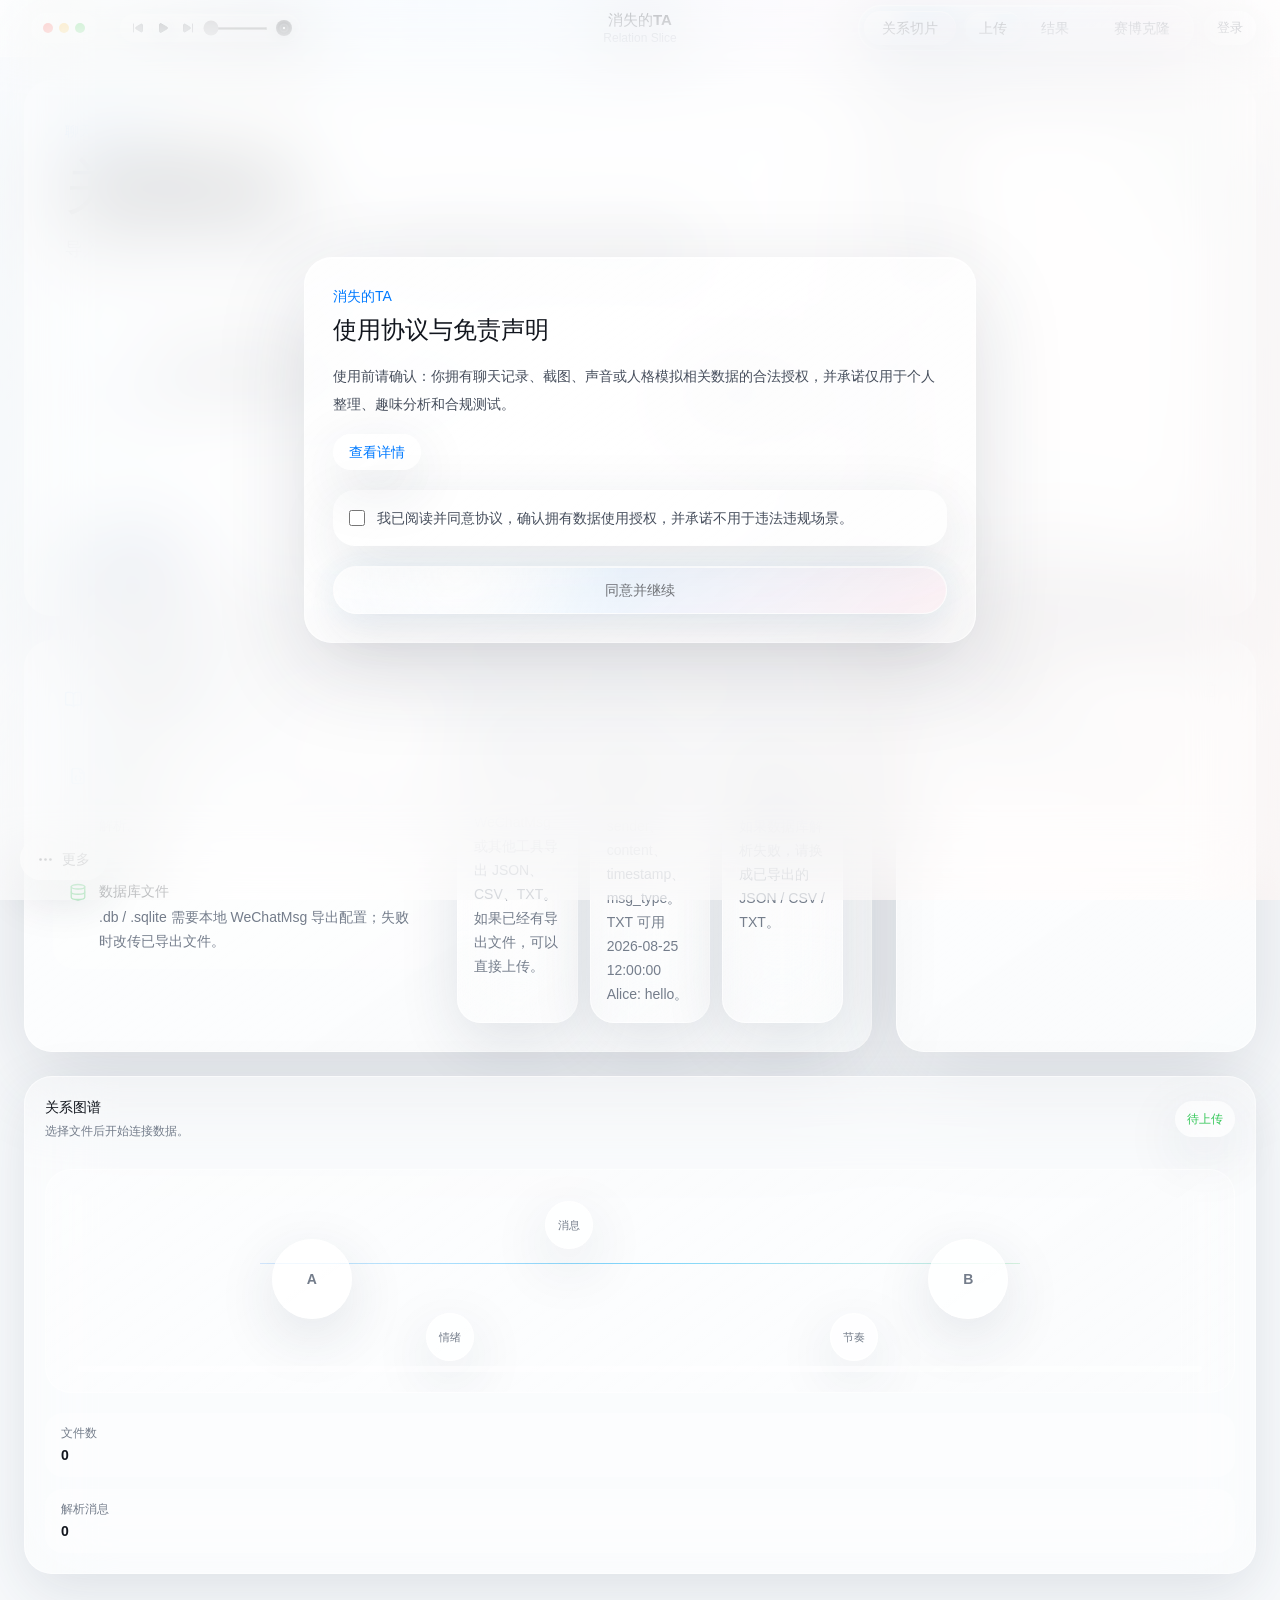
<file: projects/relation-slice/index.html>
<!doctype html>
<html lang="zh-CN">
  <head>
    <meta charset="UTF-8" />
    <meta name="viewport" content="width=device-width, initial-scale=1.0" />
    <title>关系切片</title>
    <script type="module" crossorigin src="/projects/relation-slice/assets/index-D_6Cvm7D.js"></script>
    <link rel="stylesheet" crossorigin href="/projects/relation-slice/assets/index-BJHJAWmk.css">
  </head>
  <body>
    <div id="root"></div>
  </body>
</html>
</file>
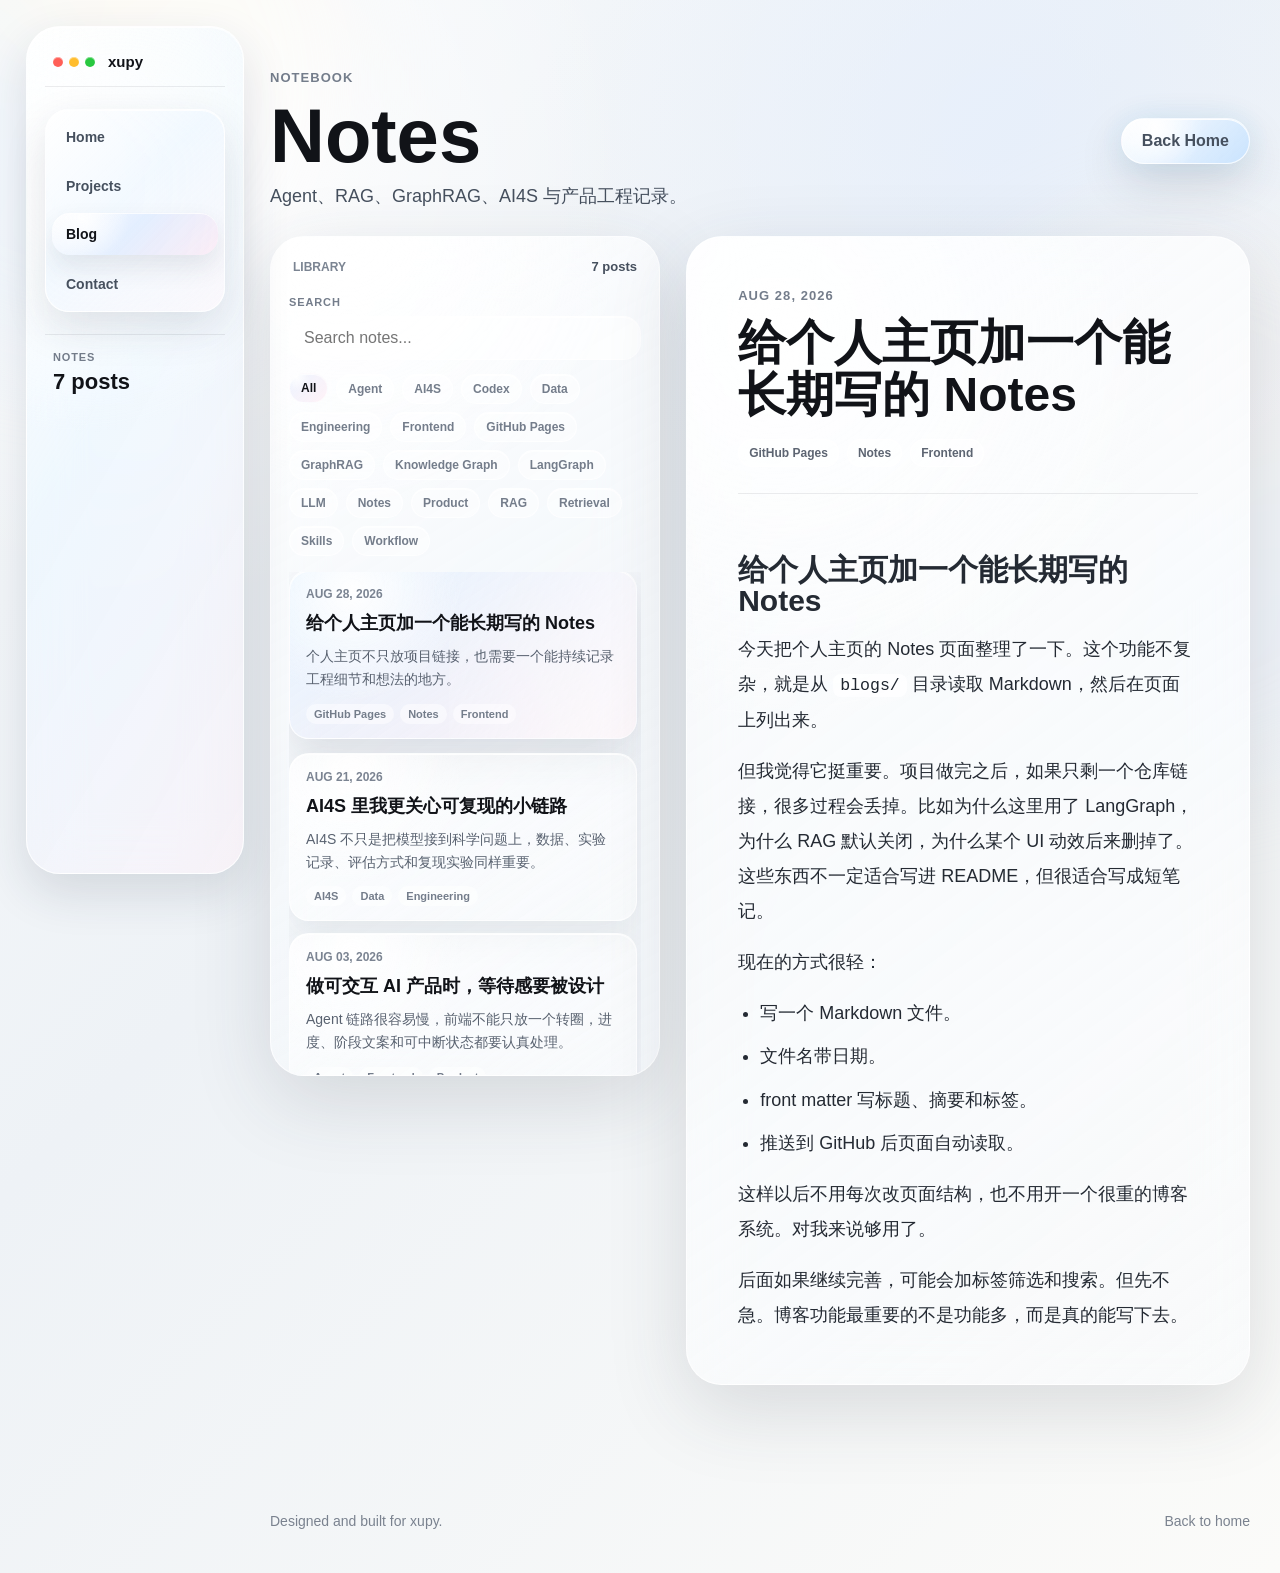
<file: blog.html>
<!doctype html>
<html lang="zh-CN">
  <head>
    <meta charset="UTF-8" />
    <meta name="viewport" content="width=device-width, initial-scale=1.0" />
    <meta
      name="description"
      content="xupy 的个人博客，记录 Agent、LLM、AI4S、全栈工程和可交互式 AI 产品思考。"
    />
    <title>Blog | xupy</title>
    <link rel="stylesheet" href="./styles.css" />
  </head>
  <body class="blog-page">
    <div class="ambient ambient-a"></div>
    <div class="ambient ambient-b"></div>

    <header class="site-header blog-sidebar">
      <a class="brand" href="./index.html#top" aria-label="xupy homepage">
        <span class="window-dots" aria-hidden="true">
          <i></i><i></i><i></i>
        </span>
        <span>xupy</span>
      </a>

      <nav class="nav blog-nav" aria-label="Primary navigation">
        <span class="nav-liquid" aria-hidden="true"></span>
        <a href="./index.html">Home</a>
        <a href="./index.html#projects">Projects</a>
        <a class="active" href="./blog.html">Blog</a>
        <a href="./index.html#contact">Contact</a>
      </nav>

      <div class="blog-sidebar-foot">
        <span>Notes</span>
        <strong id="blogSidebarCount">--</strong>
      </div>
    </header>

    <main class="blog-main note-main">
      <section class="blog-hero">
        <div>
          <p class="eyebrow">Notebook</p>
          <h1>Notes</h1>
          <p class="note-brief">Agent、RAG、GraphRAG、AI4S 与产品工程记录。</p>
        </div>
        <a class="button secondary" href="./index.html">Back Home</a>
      </section>

      <section class="blog-layout">
        <div class="blog-list note-library glass">
          <div class="blog-list-head">
            <span>Library</span>
            <strong id="blogCount">Loading</strong>
          </div>
          <label class="blog-search">
            <span>Search</span>
            <input id="blogSearch" type="search" placeholder="Search notes..." autocomplete="off" />
          </label>
          <div class="blog-tag-filter" id="blogTagFilter" aria-label="Tag filters"></div>
          <div id="blogList" class="blog-list-body">
            <article class="blog-card">
              <span>Loading</span>
              <h2>正在读取 blogs 目录...</h2>
              <p>如果 GitHub API 正在限流，稍等一会儿刷新即可。</p>
            </article>
          </div>
        </div>

        <article id="blogPost" class="blog-post-panel glass">
          <div class="blog-empty">
            <p class="eyebrow">Select A Note</p>
            <h2>选择一篇笔记</h2>
            <p>从左侧列表选择文章，正文会在这里展开。</p>
          </div>
        </article>
      </section>
    </main>

    <footer>
      <span>Designed and built for xupy.</span>
      <a href="./index.html#top">Back to home</a>
    </footer>

    <script src="./blog.js"></script>
  </body>
</html>
</file>
<file: projects/relation-slice/assets/index-BJHJAWmk.css>
*,:before,:after,::backdrop{--tw-border-spacing-x:0;--tw-border-spacing-y:0;--tw-translate-x:0;--tw-translate-y:0;--tw-rotate:0;--tw-skew-x:0;--tw-skew-y:0;--tw-scale-x:1;--tw-scale-y:1;--tw-pan-x: ;--tw-pan-y: ;--tw-pinch-zoom: ;--tw-scroll-snap-strictness:proximity;--tw-gradient-from-position: ;--tw-gradient-via-position: ;--tw-gradient-to-position: ;--tw-ordinal: ;--tw-slashed-zero: ;--tw-numeric-figure: ;--tw-numeric-spacing: ;--tw-numeric-fraction: ;--tw-ring-inset: ;--tw-ring-offset-width:0px;--tw-ring-offset-color:#fff;--tw-ring-color:#3b82f680;--tw-ring-offset-shadow:0 0 #0000;--tw-ring-shadow:0 0 #0000;--tw-shadow:0 0 #0000;--tw-shadow-colored:0 0 #0000;--tw-blur: ;--tw-brightness: ;--tw-contrast: ;--tw-grayscale: ;--tw-hue-rotate: ;--tw-invert: ;--tw-saturate: ;--tw-sepia: ;--tw-drop-shadow: ;--tw-backdrop-blur: ;--tw-backdrop-brightness: ;--tw-backdrop-contrast: ;--tw-backdrop-grayscale: ;--tw-backdrop-hue-rotate: ;--tw-backdrop-invert: ;--tw-backdrop-opacity: ;--tw-backdrop-saturate: ;--tw-backdrop-sepia: ;--tw-contain-size: ;--tw-contain-layout: ;--tw-contain-paint: ;--tw-contain-style: }*,:before,:after{box-sizing:border-box;border:0 solid #e5e7eb}:before,:after{--tw-content:""}html,:host{-webkit-text-size-adjust:100%;tab-size:4;font-feature-settings:normal;font-variation-settings:normal;-webkit-tap-highlight-color:transparent;font-family:-apple-system,BlinkMacSystemFont,SF Pro Display,Helvetica Neue,Arial,sans-serif;line-height:1.5}body{line-height:inherit;margin:0}hr{height:0;color:inherit;border-top-width:1px}abbr:where([title]){-webkit-text-decoration:underline dotted;text-decoration:underline dotted}h1,h2,h3,h4,h5,h6{font-size:inherit;font-weight:inherit}a{color:inherit;-webkit-text-decoration:inherit;text-decoration:inherit}b,strong{font-weight:bolder}code,kbd,samp,pre{font-feature-settings:normal;font-variation-settings:normal;font-family:ui-monospace,SFMono-Regular,Menlo,Monaco,Consolas,Liberation Mono,Courier New,monospace;font-size:1em}small{font-size:80%}sub,sup{vertical-align:baseline;font-size:75%;line-height:0;position:relative}sub{bottom:-.25em}sup{top:-.5em}table{text-indent:0;border-color:inherit;border-collapse:collapse}button,input,optgroup,select,textarea{font-feature-settings:inherit;font-variation-settings:inherit;font-family:inherit;font-size:100%;font-weight:inherit;line-height:inherit;letter-spacing:inherit;color:inherit;margin:0;padding:0}button,select{text-transform:none}button,input:where([type=button]),input:where([type=reset]),input:where([type=submit]){-webkit-appearance:button;background-color:#0000;background-image:none}:-moz-focusring{outline:auto}:-moz-ui-invalid{box-shadow:none}progress{vertical-align:baseline}::-webkit-inner-spin-button{height:auto}::-webkit-outer-spin-button{height:auto}[type=search]{-webkit-appearance:textfield;outline-offset:-2px}::-webkit-search-decoration{-webkit-appearance:none}::-webkit-file-upload-button{-webkit-appearance:button;font:inherit}summary{display:list-item}blockquote,dl,dd,h1,h2,h3,h4,h5,h6,hr,figure,p,pre{margin:0}fieldset{margin:0;padding:0}legend{padding:0}ol,ul,menu{margin:0;padding:0;list-style:none}dialog{padding:0}textarea{resize:vertical}input::-moz-placeholder{opacity:1;color:#9ca3af}textarea::-moz-placeholder{opacity:1;color:#9ca3af}input::placeholder,textarea::placeholder{opacity:1;color:#9ca3af}button,[role=button]{cursor:pointer}:disabled{cursor:default}img,svg,video,canvas,audio,iframe,embed,object{vertical-align:middle;display:block}img,video{max-width:100%;height:auto}[hidden]:where(:not([hidden=until-found])){display:none}.sr-only{clip:rect(0, 0, 0, 0);white-space:nowrap;border-width:0;width:1px;height:1px;margin:-1px;padding:0;position:absolute;overflow:hidden}.pointer-events-none{pointer-events:none}.static{position:static}.fixed{position:fixed}.absolute{position:absolute}.relative{position:relative}.inset-0{inset:0}.inset-x-0{left:0;right:0}.inset-x-4{left:1rem;right:1rem}.inset-x-8{left:2rem;right:2rem}.bottom-5{bottom:1.25rem}.bottom-\[14\%\]{bottom:14%}.left-1\/2{left:50%}.left-5{left:1.25rem}.left-\[18\%\]{left:18%}.left-\[19\%\]{left:19%}.left-\[32\%\]{left:32%}.left-\[42\%\]{left:42%}.right-\[19\%\]{right:19%}.right-\[30\%\]{right:30%}.top-0{top:0}.top-1\/2{top:50%}.top-\[14\%\]{top:14%}.top-\[31\%\]{top:31%}.top-\[42\%\]{top:42%}.z-10{z-index:10}.z-20{z-index:20}.z-30{z-index:30}.z-50{z-index:50}.z-\[65\]{z-index:65}.z-\[70\]{z-index:70}.mx-auto{margin-left:auto;margin-right:auto}.mb-1{margin-bottom:.25rem}.ml-2{margin-left:.5rem}.mt-0\.5{margin-top:.125rem}.mt-1{margin-top:.25rem}.mt-2{margin-top:.5rem}.mt-3{margin-top:.75rem}.mt-4{margin-top:1rem}.mt-5{margin-top:1.25rem}.mt-6{margin-top:1.5rem}.mt-7{margin-top:1.75rem}.mt-8{margin-top:2rem}.block{display:block}.flex{display:flex}.inline-flex{display:inline-flex}.grid{display:grid}.h-1\.5{height:.375rem}.h-10{height:2.5rem}.h-12{height:3rem}.h-14{height:3.5rem}.h-2{height:.5rem}.h-2\.5{height:.625rem}.h-20{height:5rem}.h-4{height:1rem}.h-56{height:14rem}.h-64{height:16rem}.h-7{height:1.75rem}.h-8{height:2rem}.h-9{height:2.25rem}.h-\[calc\(100vh-130px\)\]{height:calc(100vh - 130px)}.h-full{height:100%}.h-px{height:1px}.max-h-\[34vh\]{max-height:34vh}.max-h-\[62vh\]{max-height:62vh}.min-h-10{min-height:2.5rem}.min-h-11{min-height:2.75rem}.min-h-12{min-height:3rem}.min-h-9{min-height:2.25rem}.min-h-\[260px\]{min-height:260px}.min-h-\[360px\]{min-height:360px}.min-h-\[620px\]{min-height:620px}.min-h-\[96px\]{min-height:96px}.min-h-screen{min-height:100vh}.w-10{width:2.5rem}.w-12{width:3rem}.w-14{width:3.5rem}.w-16{width:4rem}.w-2\.5{width:.625rem}.w-20{width:5rem}.w-4{width:1rem}.w-7{width:1.75rem}.w-8{width:2rem}.w-9{width:2.25rem}.w-\[64\%\]{width:64%}.w-full{width:100%}.min-w-0{min-width:0}.max-w-2xl{max-width:42rem}.max-w-3xl{max-width:48rem}.max-w-4xl{max-width:56rem}.max-w-\[800px\]{max-width:800px}.max-w-\[82\%\]{max-width:82%}.max-w-md{max-width:28rem}.max-w-sm{max-width:24rem}.max-w-xl{max-width:36rem}.flex-1{flex:1}.flex-none{flex:none}.-translate-x-1\/2{--tw-translate-x:-50%;transform:translate(var(--tw-translate-x), var(--tw-translate-y)) rotate(var(--tw-rotate)) skewX(var(--tw-skew-x)) skewY(var(--tw-skew-y)) scaleX(var(--tw-scale-x)) scaleY(var(--tw-scale-y))}.-translate-y-1\/2{--tw-translate-y:-50%;transform:translate(var(--tw-translate-x), var(--tw-translate-y)) rotate(var(--tw-rotate)) skewX(var(--tw-skew-x)) skewY(var(--tw-skew-y)) scaleX(var(--tw-scale-x)) scaleY(var(--tw-scale-y))}.cursor-pointer{cursor:pointer}.flex-col{flex-direction:column}.flex-wrap{flex-wrap:wrap}.place-items-center{place-items:center}.items-start{align-items:flex-start}.items-center{align-items:center}.items-baseline{align-items:baseline}.justify-start{justify-content:flex-start}.justify-end{justify-content:flex-end}.justify-center{justify-content:center}.justify-between{justify-content:space-between}.gap-1{gap:.25rem}.gap-1\.5{gap:.375rem}.gap-2{gap:.5rem}.gap-3{gap:.75rem}.gap-4{gap:1rem}.gap-5{gap:1.25rem}.gap-6{gap:1.5rem}.gap-8{gap:2rem}.space-y-3>:not([hidden])~:not([hidden]){--tw-space-y-reverse:0;margin-top:calc(.75rem * calc(1 - var(--tw-space-y-reverse)));margin-bottom:calc(.75rem * var(--tw-space-y-reverse))}.space-y-4>:not([hidden])~:not([hidden]){--tw-space-y-reverse:0;margin-top:calc(1rem * calc(1 - var(--tw-space-y-reverse)));margin-bottom:calc(1rem * var(--tw-space-y-reverse))}.space-y-5>:not([hidden])~:not([hidden]){--tw-space-y-reverse:0;margin-top:calc(1.25rem * calc(1 - var(--tw-space-y-reverse)));margin-bottom:calc(1.25rem * var(--tw-space-y-reverse))}.space-y-6>:not([hidden])~:not([hidden]){--tw-space-y-reverse:0;margin-top:calc(1.5rem * calc(1 - var(--tw-space-y-reverse)));margin-bottom:calc(1.5rem * var(--tw-space-y-reverse))}.overflow-hidden{overflow:hidden}.overflow-x-auto{overflow-x:auto}.overflow-y-auto{overflow-y:auto}.overflow-x-hidden{overflow-x:hidden}.truncate{text-overflow:ellipsis;white-space:nowrap;overflow:hidden}.rounded-2xl{border-radius:2rem}.rounded-\[15px\]{border-radius:15px}.rounded-\[16px\]{border-radius:16px}.rounded-\[18px\]{border-radius:18px}.rounded-\[20px\]{border-radius:20px}.rounded-\[22px\]{border-radius:22px}.rounded-\[24px\]{border-radius:24px}.rounded-\[26px\]{border-radius:26px}.rounded-\[28px\]{border-radius:28px}.rounded-full{border-radius:9999px}.border{border-width:1px}.border-b{border-bottom-width:1px}.border-dashed{border-style:dashed}.border-\[\#007aff\]\/80{border-color:#007affcc}.border-\[\#ff9f0a\]\/35{border-color:#ff9f0a59}.border-white\/45{border-color:#ffffff73}.border-white\/50{border-color:#ffffff80}.border-white\/55{border-color:#ffffff8c}.border-white\/60{border-color:#fff9}.border-white\/70{border-color:#ffffffb3}.bg-\[\#007aff\]{--tw-bg-opacity:1;background-color:rgb(0 122 255/var(--tw-bg-opacity,1))}.bg-\[\#007aff\]\/10{background-color:#007aff1a}.bg-\[\#28c840\]{--tw-bg-opacity:1;background-color:rgb(40 200 64/var(--tw-bg-opacity,1))}.bg-\[\#ff5f57\]{--tw-bg-opacity:1;background-color:rgb(255 95 87/var(--tw-bg-opacity,1))}.bg-\[\#ffbd2e\]{--tw-bg-opacity:1;background-color:rgb(255 189 46/var(--tw-bg-opacity,1))}.bg-\[rgb\(var\(--app-bg\)\)\]{background-color:rgb(var(--app-bg))}.bg-white\/45{background-color:#ffffff73}.bg-white\/50{background-color:#ffffff80}.bg-white\/55{background-color:#ffffff8c}.bg-white\/60{background-color:#fff9}.bg-white\/80{background-color:#fffc}.bg-white\/\[0\.24\]{background-color:#ffffff3d}.bg-white\/\[0\.28\]{background-color:#ffffff47}.bg-white\/\[0\.2\]{background-color:#fff3}.bg-white\/\[0\.32\]{background-color:#ffffff52}.bg-white\/\[0\.34\]{background-color:#ffffff57}.bg-white\/\[0\.35\]{background-color:#ffffff59}.bg-white\/\[0\.36\]{background-color:#ffffff5c}.bg-white\/\[0\.3\]{background-color:#ffffff4d}.bg-white\/\[0\.42\]{background-color:#ffffff6b}.bg-white\/\[0\.45\]{background-color:#ffffff73}.bg-white\/\[0\.46\]{background-color:#ffffff75}.bg-white\/\[0\.52\]{background-color:#ffffff85}.bg-white\/\[0\.54\]{background-color:#ffffff8a}.bg-white\/\[0\.56\]{background-color:#ffffff8f}.bg-white\/\[0\.5\]{background-color:#ffffff80}.bg-white\/\[0\.66\]{background-color:#ffffffa8}.bg-white\/\[0\.72\]{background-color:#ffffffb8}.bg-\[linear-gradient\(145deg\,rgba\(255\,255\,255\,0\.42\)\,rgba\(255\,255\,255\,0\.18\)\)\]{background-image:linear-gradient(145deg,#ffffff6b,#ffffff2e)}.bg-\[linear-gradient\(145deg\,rgba\(255\,255\,255\,0\.58\)\,rgba\(255\,255\,255\,0\.2\)\)\]{background-image:linear-gradient(145deg,#ffffff94,#fff3)}.bg-\[linear-gradient\(90deg\,\#007aff\,\#5ac8fa\,\#34c759\)\]{background-image:linear-gradient(90deg,#007aff,#5ac8fa,#34c759)}.bg-\[linear-gradient\(90deg\,rgba\(0\,122\,255\,0\.16\)\,rgba\(90\,200\,250\,0\.78\)\,rgba\(52\,199\,89\,0\.18\)\)\]{background-image:linear-gradient(90deg,#007aff29,#5ac8fac7,#34c7592e)}.bg-\[linear-gradient\(90deg\,rgba\(255\,255\,255\,0\.7\)\,rgba\(238\,247\,255\,0\.64\)_36\%\,rgba\(255\,245\,250\,0\.58\)_72\%\,rgba\(255\,255\,255\,0\.7\)\)\]{background-image:linear-gradient(90deg,#ffffffb3,#eef7ffa3 36%,#fff5fa94 72%,#ffffffb3)}.bg-\[radial-gradient\(circle_at_18\%_10\%\,rgba\(255\,255\,255\,0\.92\)\,transparent_28\%\)\,linear-gradient\(135deg\,rgba\(238\,247\,255\,0\.96\)\,rgba\(255\,255\,255\,0\.78\)_42\%\,rgba\(255\,245\,242\,0\.82\)\)\]{background-image:radial-gradient(circle at 18% 10%,#ffffffeb,#0000 28%),linear-gradient(135deg,#eef7fff5,#ffffffc7 42%,#fff5f2d1)}.fill-\[rgb\(var\(--text-primary\)\)\]{fill:rgb(var(--text-primary))}.object-contain{-o-object-fit:contain;object-fit:contain}.p-3{padding:.75rem}.p-4{padding:1rem}.p-5{padding:1.25rem}.p-6{padding:1.5rem}.px-2\.5{padding-left:.625rem;padding-right:.625rem}.px-3{padding-left:.75rem;padding-right:.75rem}.px-4{padding-left:1rem;padding-right:1rem}.px-5{padding-left:1.25rem;padding-right:1.25rem}.px-6{padding-left:1.5rem;padding-right:1.5rem}.py-1{padding-top:.25rem;padding-bottom:.25rem}.py-10{padding-top:2.5rem;padding-bottom:2.5rem}.py-2{padding-top:.5rem;padding-bottom:.5rem}.py-3{padding-top:.75rem;padding-bottom:.75rem}.pb-1{padding-bottom:.25rem}.pb-5{padding-bottom:1.25rem}.pt-20{padding-top:5rem}.text-left{text-align:left}.text-center{text-align:center}.text-right{text-align:right}.text-2xl{font-size:1.5rem;line-height:2rem}.text-3xl{font-size:1.875rem;line-height:2.25rem}.text-4xl{font-size:2.25rem;line-height:2.5rem}.text-5xl{font-size:3rem;line-height:1}.text-\[11px\]{font-size:11px}.text-\[15px\]{font-size:15px}.text-base{font-size:1rem;line-height:1.5rem}.text-lg{font-size:1.125rem;line-height:1.75rem}.text-sm{font-size:.875rem;line-height:1.25rem}.text-xs{font-size:.75rem;line-height:1rem}.font-medium{font-weight:500}.font-semibold{font-weight:600}.leading-4{line-height:1rem}.leading-5{line-height:1.25rem}.leading-6{line-height:1.5rem}.leading-7{line-height:1.75rem}.leading-8{line-height:2rem}.leading-\[1\.04\]{line-height:1.04}.leading-\[1\.08\]{line-height:1.08}.leading-none{line-height:1}.leading-tight{line-height:1.25}.text-\[\#007aff\]{--tw-text-opacity:1;color:rgb(0 122 255/var(--tw-text-opacity,1))}.text-\[\#34c759\]{--tw-text-opacity:1;color:rgb(52 199 89/var(--tw-text-opacity,1))}.text-\[\#4f8cff\]{--tw-text-opacity:1;color:rgb(79 140 255/var(--tw-text-opacity,1))}.text-\[\#5856d6\]{--tw-text-opacity:1;color:rgb(88 86 214/var(--tw-text-opacity,1))}.text-\[\#6e6e73\]{--tw-text-opacity:1;color:rgb(110 110 115/var(--tw-text-opacity,1))}.text-\[\#8e8e93\]{--tw-text-opacity:1;color:rgb(142 142 147/var(--tw-text-opacity,1))}.text-\[\#ff2d55\]{--tw-text-opacity:1;color:rgb(255 45 85/var(--tw-text-opacity,1))}.text-\[\#ff3b30\]{--tw-text-opacity:1;color:rgb(255 59 48/var(--tw-text-opacity,1))}.text-\[\#ff7a45\]{--tw-text-opacity:1;color:rgb(255 122 69/var(--tw-text-opacity,1))}.text-\[rgb\(var\(--text-muted\)\)\]{color:rgb(var(--text-muted))}.text-\[rgb\(var\(--text-primary\)\)\]{color:rgb(var(--text-primary))}.text-\[rgb\(var\(--text-secondary\)\)\]{color:rgb(var(--text-secondary))}.text-white{--tw-text-opacity:1;color:rgb(255 255 255/var(--tw-text-opacity,1))}.accent-\[\#007aff\]{accent-color:#007aff}.opacity-75{opacity:.75}.shadow-soft{--tw-shadow:0 18px 60px #252f461f;--tw-shadow-colored:0 18px 60px var(--tw-shadow-color);box-shadow:var(--tw-ring-offset-shadow,0 0 #0000), var(--tw-ring-shadow,0 0 #0000), var(--tw-shadow)}.outline-none{outline-offset:2px;outline:2px solid #0000}.ring-1{--tw-ring-offset-shadow:var(--tw-ring-inset) 0 0 0 var(--tw-ring-offset-width) var(--tw-ring-offset-color);--tw-ring-shadow:var(--tw-ring-inset) 0 0 0 calc(1px + var(--tw-ring-offset-width)) var(--tw-ring-color);box-shadow:var(--tw-ring-offset-shadow), var(--tw-ring-shadow), var(--tw-shadow,0 0 #0000)}.ring-white\/70{--tw-ring-color:#ffffffb3}.filter{filter:var(--tw-blur) var(--tw-brightness) var(--tw-contrast) var(--tw-grayscale) var(--tw-hue-rotate) var(--tw-invert) var(--tw-saturate) var(--tw-sepia) var(--tw-drop-shadow)}.backdrop-blur-2xl{--tw-backdrop-blur:blur(40px);-webkit-backdrop-filter:var(--tw-backdrop-blur) var(--tw-backdrop-brightness) var(--tw-backdrop-contrast) var(--tw-backdrop-grayscale) var(--tw-backdrop-hue-rotate) var(--tw-backdrop-invert) var(--tw-backdrop-opacity) var(--tw-backdrop-saturate) var(--tw-backdrop-sepia);backdrop-filter:var(--tw-backdrop-blur) var(--tw-backdrop-brightness) var(--tw-backdrop-contrast) var(--tw-backdrop-grayscale) var(--tw-backdrop-hue-rotate) var(--tw-backdrop-invert) var(--tw-backdrop-opacity) var(--tw-backdrop-saturate) var(--tw-backdrop-sepia)}.backdrop-blur-xl{--tw-backdrop-blur:blur(24px);-webkit-backdrop-filter:var(--tw-backdrop-blur) var(--tw-backdrop-brightness) var(--tw-backdrop-contrast) var(--tw-backdrop-grayscale) var(--tw-backdrop-hue-rotate) var(--tw-backdrop-invert) var(--tw-backdrop-opacity) var(--tw-backdrop-saturate) var(--tw-backdrop-sepia);backdrop-filter:var(--tw-backdrop-blur) var(--tw-backdrop-brightness) var(--tw-backdrop-contrast) var(--tw-backdrop-grayscale) var(--tw-backdrop-hue-rotate) var(--tw-backdrop-invert) var(--tw-backdrop-opacity) var(--tw-backdrop-saturate) var(--tw-backdrop-sepia)}.transition{transition-property:color,background-color,border-color,text-decoration-color,fill,stroke,opacity,box-shadow,transform,filter,-webkit-backdrop-filter,backdrop-filter;transition-duration:.15s;transition-timing-function:cubic-bezier(.4,0,.2,1)}.transition-all{transition-property:all;transition-duration:.15s;transition-timing-function:cubic-bezier(.4,0,.2,1)}.duration-300{transition-duration:.3s}:root{--lightningcss-light:initial;--lightningcss-dark: ;color-scheme:light;--app-bg:248 250 252;--text-primary:18 22 30;--text-secondary:70 78 92;--text-muted:116 125 139;font-synthesis:none;text-rendering:optimizelegibility;-webkit-font-smoothing:antialiased;-moz-osx-font-smoothing:grayscale;font-family:-apple-system,BlinkMacSystemFont,SF Pro Display,Helvetica Neue,Arial,sans-serif}@media (prefers-color-scheme:dark){:root{--lightningcss-light: ;--lightningcss-dark:initial;color-scheme:dark;--app-bg:14 18 27;--text-primary:244 247 251;--text-secondary:196 204 216;--text-muted:139 149 165}}*{box-sizing:border-box}html{background:rgb(var(--app-bg));min-width:320px}body{letter-spacing:0;min-width:320px;min-height:100vh;margin:0}button,input{font:inherit}button{border:0}.glass{-webkit-backdrop-filter:blur(28px)saturate(180%);background:linear-gradient(145deg,#ffffffbd,#ffffff57);border:1px solid #ffffffad;border-radius:28px;box-shadow:0 22px 70px #252f4621,inset 0 1px #ffffffb8}.apple-panel{box-shadow:0 28px 90px #252f4626,inset 0 1px #ffffffc7}.glass-button{color:rgb(var(--text-primary));-webkit-backdrop-filter:blur(20px)saturate(180%);background:#ffffff9e;border:1px solid #ffffffb3;border-radius:999px;transition:transform .18s,background-color .18s,box-shadow .18s;box-shadow:0 14px 34px #252f461f,inset 0 1px #ffffffad}.glass-button:hover{background:#ffffffc7;transform:translateY(-1px);box-shadow:0 16px 42px #252f4629}.glass-button:active{transform:translateY(0)}.glass-button:disabled{cursor:not-allowed;opacity:.58;transform:none}.glass-button:focus-visible,.nav-pill:focus-visible,.nav-pill-active:focus-visible{outline-offset:2px;outline:2px solid #4f8cffbf}.primary-gradient-button{background:radial-gradient(circle at 20% 14%,#fffffffa,#0000 34%),linear-gradient(135deg,#ffffffd1,#d8ecffb8 42%,#ffe7efc2);border-color:#ffffffd6;position:relative;overflow:hidden;box-shadow:0 18px 46px #252f462e,0 0 28px #5ac8fa21,inset 0 1px #ffffffe6}.primary-gradient-button:before{content:"";border-radius:inherit;opacity:0;background:linear-gradient(100deg,#0000 0%,#ffffff85 42%,#0000 72%);transition:opacity .18s,transform .42s;position:absolute;inset:0;transform:translate(-45%)}.primary-gradient-button:hover:before{opacity:1;transform:translate(42%)}.primary-gradient-button>*{z-index:1;position:relative}.send-gradient-button{background:radial-gradient(circle at 22% 14%,#fffffff5,#0000 34%) 0 0/180% 180%,linear-gradient(135deg,#ffffffd1,#b2daffd1 44%,#ffcddfc7) 0 0/220% 220%;animation:4.2s ease-in-out infinite sendButtonGradient;box-shadow:0 18px 42px #252f462e,0 0 24px #007aff21,inset 0 1px #ffffffe6}.chat-room-panel{background-color:#0000;background-image:linear-gradient(118deg,#fffc,#ebf7ff6b 36%,#ffecf459 68%,#ffffff94),linear-gradient(155deg,#ffffff8c,#f0f4fa47);background-position:0 0,0 0;background-repeat:repeat,repeat;background-size:100% 100%;background-attachment:scroll,scroll;background-origin:padding-box,padding-box;background-clip:border-box,border-box;position:relative;overflow:hidden}.chat-room-panel:before{content:"";opacity:.68;pointer-events:none;background:linear-gradient(110deg,#ffffff38,#0000 32%,#ffffff1f 66%,#0000),linear-gradient(#fff3,#0000 22%);position:absolute;inset:0}.chat-room-panel>*{z-index:1;position:relative}.chat-input{background:linear-gradient(145deg,#ffffff8a,#ffffff61) 0 0/100% 100%,linear-gradient(120deg,#b2daff00,#ffcddf00) 0 0/220% 220%}.chat-input:not(:-moz-placeholder-shown){background:linear-gradient(145deg,#ffffff9e,#ffffff70),linear-gradient(120deg,#b2daff57,#ffcddf47,#ddf7e638);border-color:#76b2ff8f;animation:6s ease-in-out infinite inputGradientFlow;box-shadow:0 14px 34px #252f4621,0 0 24px #76b2ff1a,inset 0 1px #ffffffd1}.chat-input:focus,.chat-input:not(:placeholder-shown){background:linear-gradient(145deg,#ffffff9e,#ffffff70),linear-gradient(120deg,#b2daff57,#ffcddf47,#ddf7e638);border-color:#76b2ff8f;animation:6s ease-in-out infinite inputGradientFlow;box-shadow:0 14px 34px #252f4621,0 0 24px #76b2ff1a,inset 0 1px #ffffffd1}.auth-input{width:100%;min-height:46px;color:rgb(var(--text-primary));background:#ffffff7a;border:1px solid #ffffff9e;border-radius:999px;outline:none;padding:0 18px;font-size:14px;transition:border-color .16s,box-shadow .16s,background-color .16s;box-shadow:0 12px 30px #252f461a,inset 0 1px #ffffffb8}.auth-input:focus{background:#ffffffa3;border-color:#007aff7a;box-shadow:0 14px 34px #252f4621,0 0 20px #007aff14,inset 0 1px #ffffffd1}.user-chip{min-height:34px;color:rgb(var(--text-secondary));-webkit-backdrop-filter:blur(20px)saturate(180%);background:#ffffff94;border:1px solid #ffffffb8;border-radius:999px;align-items:center;gap:7px;padding:0 12px;font-size:13px;font-weight:600;transition:transform .16s,background-color .16s,color .16s;display:inline-flex;box-shadow:0 12px 30px #252f461f,inset 0 1px #ffffffb8}.user-chip:hover{color:rgb(var(--text-primary));background:#ffffffbd;transform:translateY(-1px)}.right-controls{z-index:2;flex:none;justify-content:flex-end;align-items:center;gap:10px;margin-left:auto;display:flex;position:relative}.chat-tool-button{width:36px;height:36px;color:rgb(var(--text-secondary));background:#ffffff6b;border:1px solid #ffffffa3;border-radius:999px;place-items:center;transition:transform .16s,background-color .16s,color .16s;display:grid;box-shadow:0 10px 24px #252f461a,inset 0 1px #ffffffad}.chat-tool-button:hover,.chat-tool-button-active{color:#007aff;background:#ffffff9e;transform:translateY(-1px)}.rag-toggle-button{color:#363b45bd;position:relative;overflow:hidden}.rag-toggle-button.chat-tool-button-active{color:#12161eeb;background:radial-gradient(circle at 24% 18%,#fffffffa,#0000 34%) 0 0/120% 120%,linear-gradient(135deg,#ffffffe6,#d6e8ffc7 46%,#ffe2eeb8) 0 0/220% 220%,linear-gradient(90deg,#b4dcff8c,#ffe0ee80) 0 0/180% 180%;animation:4.8s ease-in-out infinite ragLiquidShift;box-shadow:0 14px 32px #252f462e,0 0 24px #76b2ff2e,inset 0 1px #ffffffe0}.rag-toggle-dot{background:#8e8e936b;border-radius:999px;width:5px;height:5px;position:absolute;bottom:6px;right:6px}.rag-toggle-button.chat-tool-button-active .rag-toggle-dot{background:#34c759e6;box-shadow:0 0 10px #34c75985}.liquid-analysis-progress{background:linear-gradient(145deg,#ffffffa3,#e2e5ea57),#ffffff6b;border-radius:999px;height:8px;position:relative;overflow:hidden;box-shadow:inset 0 1px 2px #ffffffd6,inset 0 -1px 4px #1e222a14,0 8px 22px #252f4614}.liquid-analysis-fill{border-radius:inherit;background:linear-gradient(90deg,#7e848ec2,#dadde2f0,#707680b8) 0 0/220% 100%,linear-gradient(120deg,#ffffff8f,#0000 42%,#ffffff47) 0 0/180% 100%;height:100%;transition:width .52s cubic-bezier(.2,.9,.2,1);animation:2.4s ease-in-out infinite liquidAnalysisFlow;position:relative;overflow:hidden;box-shadow:inset 0 1px #ffffffbd,0 0 18px #8e8e932e}.liquid-analysis-fill:after{content:"";background:linear-gradient(100deg,#0000,#ffffffb8,#0000);animation:2.8s ease-in-out infinite liquidAnalysisShine;position:absolute;inset:0;transform:translate(-55%)}.heatmap-grid{grid-template-rows:repeat(7,12px);grid-auto-columns:12px;grid-auto-flow:column;gap:5px;width:max-content;display:grid}.heatmap-cell{background:linear-gradient(145deg,#30d158e6,#5ac8fac2),#fff6;border-radius:4px;width:12px;height:12px;box-shadow:inset 0 1px #ffffff6b,0 3px 8px #252f4614}.clone-heatmap-popover{z-index:40;background:radial-gradient(circle at 18% 12%,#ffffffeb,#0000 30%),linear-gradient(145deg,#ffffffc2,#f5f8fc70 52%,#ebf4ff57);border-radius:26px;width:min(540px,100vw - 48px);padding:18px;position:absolute;top:calc(100% + 12px);right:0;overflow:visible;box-shadow:0 24px 70px #252f462e,inset 0 1px #ffffffd1}.clone-heatmap-popover:before{content:"";-webkit-backdrop-filter:blur(16px)saturate(170%);background:#ffffffb3;border-top:1px solid #ffffffad;border-left:1px solid #ffffffad;width:14px;height:14px;position:absolute;top:-6px;right:62px;transform:rotate(45deg)}.clone-heatmap-popover>*{z-index:1;position:relative}.clone-heatmap-scroll{overflow-x:auto}.clone-heatmap-wrap{grid-template-columns:42px max-content;align-items:start;gap:10px;min-width:max-content;display:grid}.clone-heatmap-grid{gap:5px;width:max-content;display:grid}.clone-heatmap-y-axis{color:rgb(var(--text-muted));gap:5px;font-size:10px;line-height:12px;display:grid}.clone-heatmap-y-axis span{text-align:right;min-height:12px}.clone-heatmap-x-axis{height:18px;color:rgb(var(--text-muted));margin-top:8px;font-size:10px;line-height:14px;position:relative}.clone-heatmap-x-axis span{white-space:nowrap;position:absolute;top:0;transform:translate(-2px)}.clone-heatmap-note{color:rgb(var(--text-muted));margin-top:10px;font-size:11px;line-height:18px}.heatmap-range-shell{-webkit-backdrop-filter:blur(18px)saturate(170%);background:#ffffff5c;border:1px solid #ffffff9e;border-radius:999px;gap:5px;padding:4px;display:inline-flex;box-shadow:0 10px 26px #252f4614,inset 0 1px #ffffffb8}.heatmap-range-button{min-height:30px;color:rgb(var(--text-muted));border-radius:999px;padding:0 13px;font-size:12px;font-weight:650;transition:background-color .16s,color .16s,transform .16s}.heatmap-range-button:hover,.heatmap-range-button-active{color:rgb(var(--text-primary));background:radial-gradient(circle at 24% 18%,#fffffffa,#0000 34%),linear-gradient(135deg,#ffffffdb,#e2e8f094);transform:translateY(-1px);box-shadow:0 8px 20px #252f461a,inset 0 1px #fffc}.activity-heatmap-wrap{grid-template-columns:34px max-content;align-items:start;gap:10px;display:grid}.activity-heatmap-grid{grid-auto-columns:12px;grid-auto-flow:column;gap:5px;width:max-content;display:grid}.heatmap-y-axis{min-height:12px;color:rgb(var(--text-muted));gap:5px;font-size:10px;line-height:12px;display:grid}.heatmap-y-axis span{min-height:12px}.heatmap-x-axis{min-width:180px;height:16px;color:rgb(var(--text-muted));margin-top:8px;font-size:10px;line-height:14px;position:relative}.heatmap-x-axis span{white-space:nowrap;position:absolute;top:0;transform:translate(-2px)}.mbti-report-card{background:#ffffffe6;border:1px solid #e8ebf0db;border-radius:28px;padding:20px;box-shadow:inset 0 1px #ffffffeb}.mbti-trait-labels,.smart-scale-labels{color:#1c2026c7;justify-content:space-between;align-items:center;gap:12px;font-size:12px;font-weight:500;line-height:18px;display:flex}.mbti-trait-labels span:nth-child(2){color:#747d8beb;font-size:11px}.mbti-trait-track{-webkit-backdrop-filter:blur(18px)saturate(170%);background:linear-gradient(90deg,#eef0f4c7 0 49.6%,#ffffffeb 50.4% 100%),#ffffffb3;border:1px solid #e2e5ead6;border-radius:999px;height:16px;margin-top:8px;position:relative;overflow:hidden}.mbti-trait-midline{background:#747d8b47;width:1px;position:absolute;top:2px;bottom:2px;left:50%}.mbti-trait-fill{inset-block:0;border-radius:inherit;background:linear-gradient(90deg,#8e8e9357,#a0c4e857),linear-gradient(145deg,#ffffff6b,#0000);position:absolute;left:0}.mbti-trait-thumb,.smart-meter-thumb{background:#ffffffeb;border:1px solid #ffffffdb;border-radius:999px;width:18px;height:18px;position:absolute;top:50%;transform:translate(-50%,-50%);box-shadow:0 4px 12px #252f4624,inset 0 1px #ffffffe6}.smart-option{min-height:32px;color:rgb(var(--text-muted));background:#ffffff57;border-radius:999px;padding:0 13px;font-size:12px;font-weight:650;transition:background-color .16s,color .16s,transform .16s;box-shadow:inset 0 1px #ffffff9e}.smart-option:hover,.smart-option-active{color:rgb(var(--text-primary));background:radial-gradient(circle at 24% 18%,#fffffff5,#0000 34%),linear-gradient(135deg,#ffffffc2,#c4cedc94);transform:translateY(-1px)}.smart-option-active{color:#12161eeb;background:radial-gradient(circle at 24% 18%,#fffffffa,#0000 34%),linear-gradient(135deg,#ebf0f7f5,#aab8cabd);border:1px solid #8490a047;box-shadow:0 10px 22px #252f4624,inset 0 1px #ffffffd1}.smart-panel,.smart-meter-card{background:#ffffff52;border:1px solid #ffffff94;border-radius:24px;padding:16px;box-shadow:0 12px 30px #252f4614,inset 0 1px #ffffff9e}.smart-panel-icon{width:30px;height:30px;color:rgb(var(--text-muted));background:#ffffff7a;border-radius:12px;place-items:center;display:grid}.smart-meter-track{background:#ffffff8a;border-radius:999px;height:12px;margin-top:8px;position:relative;overflow:hidden;box-shadow:inset 0 1px 2px #ffffffc7,inset 0 -1px 4px #252f4614}.smart-meter-fill{inset-block:0;border-radius:inherit;background:linear-gradient(90deg,#8e8e936b,#c4daee85,#ffdce870),linear-gradient(145deg,#ffffff5c,#0000);position:absolute;left:0}.nav-shell{-webkit-backdrop-filter:blur(26px)saturate(190%);scrollbar-width:none;background:linear-gradient(135deg,#ffffffe6,#eff7ffad 44%,#fff6fa94),radial-gradient(circle at 18% 12%,#fffffff5,#0000 40%);border:1px solid #ffffffd1;border-radius:999px;gap:8px;max-width:min(560px,100vw - 280px);padding:5px;display:flex;position:relative;overflow-x:auto;box-shadow:0 18px 48px #252f4629,0 1px #ffffffdb,inset 0 1px #ffffffdb}.nav-shell::-webkit-scrollbar{display:none}.nav-liquid{background:radial-gradient(circle at 24% 22%,#fffffffa,#0000 34%),linear-gradient(135deg,#fffffffa,#dbecffcc 48%,#ffe8f2b8);border-radius:999px;width:92px;transition:left .32s cubic-bezier(.2,.9,.2,1),width .32s cubic-bezier(.2,.9,.2,1),transform .32s cubic-bezier(.2,.9,.2,1);position:absolute;top:5px;bottom:5px;box-shadow:0 14px 30px #252f4633,0 0 22px #5ac8fa29,inset 0 1px #ffffffe6}.nav-liquid-relation{left:5px}.nav-shell[data-mode=relation] .nav-liquid-clone{left:237px}.nav-shell[data-mode=clone] .nav-liquid-clone{left:105px}.nav-main-pill{width:92px}.nav-sub-shell{z-index:1;border-radius:999px;flex:0 0 124px;gap:4px;width:124px;padding:0;display:flex;position:relative}.nav-sub-liquid{background:radial-gradient(circle at 28% 20%,#ffffffeb,#0000 38%),linear-gradient(135deg,#ffffffad,#cceaff70,#ffe0eb61);border-radius:999px;width:58px;transition:transform .28s cubic-bezier(.2,.9,.2,1),background-color .28s;position:absolute;inset:2px auto 2px 2px;box-shadow:0 10px 24px #252f461f,inset 0 1px #ffffffa8}.nav-sub-liquid-right{transform:translate(62px)}.nav-sub-pill{width:58px;min-width:58px;padding-inline:0}.nav-pill,.nav-pill-active{z-index:1;min-width:56px;color:rgb(var(--text-secondary));border-radius:999px;padding:7px 13px;font-size:14px;font-weight:500;line-height:20px;transition:background-color .18s,color .18s,box-shadow .18s;position:relative}.nav-pill-active{color:rgb(var(--text-primary));background:#ffffff47;box-shadow:inset 0 1px #ffffff9e}.nav-pill:hover,.nav-pill-active:hover{color:rgb(var(--text-primary))}.music-box-player{isolation:isolate;-webkit-backdrop-filter:blur(20px)saturate(180%);background:linear-gradient(145deg,#ffffffdb,#f4f5f785),radial-gradient(circle at 26% 20%,#fffffffa,#0000 34%);border:1px solid #ffffffd1;border-radius:999px;align-items:center;gap:5px;width:180px;height:28px;padding:4px 31px 4px 7px;transition:box-shadow .18s,transform .18s;display:flex;position:relative;box-shadow:0 14px 36px #1e222a1f,inset 0 1px #ffffffe0}.music-box-player:before{z-index:0;content:"";filter:saturate(118%);opacity:0;-webkit-mask-composite:xor;-webkit-mask-composite:xor;pointer-events:none;background:linear-gradient(110deg,#ffffff4d,#ff5892db,#ffd65cc7,#4ed676c2,#5ac8fac7,#be80ffbd,#ffffff4d,#ff5892db) 0 0/320% 100%;border-radius:999px;padding:2px;transition:opacity .22s;position:absolute;inset:-3px;-webkit-mask-image:linear-gradient(#000 0 0),linear-gradient(#000 0 0);mask-image:linear-gradient(#000 0 0),linear-gradient(#000 0 0);-webkit-mask-position:0 0,0 0;mask-position:0 0,0 0;-webkit-mask-size:auto,auto;mask-size:auto,auto;-webkit-mask-repeat:repeat,repeat;mask-repeat:repeat,repeat;-webkit-mask-clip:content-box,border-box;mask-clip:content-box,border-box;-webkit-mask-origin:content-box,border-box;mask-origin:content-box,border-box;-webkit-mask-composite:xor;mask-composite:exclude;-webkit-mask-source-type:auto,auto;mask-mode:match-source,match-source}.music-box-player:after{display:none}.music-box-playing:before{opacity:.9;animation:4.8s ease-in-out infinite musicBorderShift,7.2s ease-in-out infinite musicHue}.music-box-player>*{z-index:2;position:relative}.music-box-player:hover{transform:translateY(-1px);box-shadow:0 16px 40px #252f4629}.music-control{color:#363b45b8;border-radius:999px;flex:0 0 20px;place-items:center;width:20px;height:20px;transition:background-color .16s,color .16s;display:grid}.music-control:hover{color:#12161ee0;background:#ffffffb8}.music-control-main{color:#12161ed1;background:linear-gradient(145deg,#ffffffeb,#e7e9edc7);box-shadow:0 4px 12px #1e222a1a,inset 0 1px #ffffffdb}.music-progress{accent-color:#8e8e93;cursor:pointer;flex:auto;width:58px;height:3px}.music-box-disc{background:radial-gradient(circle,#f8f9fbf5 0 13%,#14161ae6 14% 26%,#0000 27%),repeating-radial-gradient(circle,#15171b 0 2px,#2b2e35 3px 4px,#090a0d 5px 6px);border-radius:999px;width:16px;height:16px;position:absolute;top:5px;right:7px;box-shadow:0 6px 14px #0a0c103d,inset 0 1px 2px #ffffff38}.music-box-disc-active{animation:2.4s linear infinite musicSpin}.music-box-pin{border-top:2px solid #363b4594;border-bottom:0;border-left:0;border-right:2px solid #363b4594;border-radius:8px 8px 0 0;width:8px;height:10px;position:absolute;top:7px;right:19px;transform:rotate(12deg)}@keyframes musicSpin{to{transform:rotate(360deg)}}@keyframes musicHue{0%,to{filter:saturate(118%)hue-rotate()}50%{filter:saturate(132%)hue-rotate(28deg)}}@keyframes musicBorderShift{0%,to{background-position:0%}50%{background-position:100%}}@keyframes sendButtonGradient{0%,to{background-position:0 0,0%}50%{background-position:100% 100%,100%}}@keyframes inputGradientFlow{0%,to{background-position:0 0,0%}50%{background-position:0 0,100%}}@keyframes liquidAnalysisFlow{0%,to{background-position:0%,0%}50%{background-position:100%,100%}}@keyframes liquidAnalysisShine{0%{opacity:.25;transform:translate(-70%)}50%{opacity:.72}to{opacity:.25;transform:translate(75%)}}@keyframes ragLiquidShift{0%,to{background-position:0 0,0%,0%}50%{background-position:100% 100%,100%,100%}}.more-trigger,.more-menu,.contact-link{-webkit-backdrop-filter:blur(24px)saturate(180%);background:linear-gradient(145deg,#ffffffc2,#ffffff57),radial-gradient(circle at 20% 10%,#fffffff0,#0000 42%);border:1px solid #ffffffb3;box-shadow:0 18px 46px #252f4624,inset 0 1px #ffffffc2}.more-root:before{content:"";width:170px;height:14px;position:absolute;bottom:42px;left:0}.more-trigger{min-height:42px;color:rgb(var(--text-primary));border-radius:999px;align-items:center;gap:8px;padding:0 16px;font-size:14px;font-weight:600;display:inline-flex}.more-menu{border-radius:24px;gap:6px;width:160px;padding:8px;display:grid;position:absolute;bottom:52px;left:0}.more-menu-item,.contact-link{min-height:42px;color:rgb(var(--text-secondary));border-radius:18px;align-items:center;gap:10px;padding:0 12px;font-size:14px;font-weight:600;text-decoration:none;transition:background-color .16s,color .16s,transform .16s;display:flex}.more-menu-item:hover,.contact-link:hover{color:rgb(var(--text-primary));background:#ffffff8f;transform:translateY(-1px)}.brand-icon{color:#12161eeb;background:radial-gradient(circle at 30% 18%,#fffffff5,#0000 38%),linear-gradient(145deg,#ffffffe0,#e8eaee9e);border:1px solid #ffffffb8;border-radius:10px;flex:0 0 24px;place-items:center;width:24px;height:24px;display:inline-grid;box-shadow:0 8px 18px #252f461f,inset 0 1px #ffffffdb}.brand-icon svg{width:17px;height:17px;display:block}.brand-icon-github{color:#0a0c10f0}.liquid-loader{background:radial-gradient(circle at 34% 28%,#fffffff5,#0000 24%),linear-gradient(135deg,#4f8cffdb,#53d6b5c7);border:1px solid #ffffff9e;border-radius:999px;flex:0 0 18px;width:18px;height:18px;animation:1.8s ease-in-out infinite liquidPulse;display:inline-block;position:relative;overflow:hidden;box-shadow:inset 0 1px 8px #ffffff94,0 7px 20px #4f8cff3d}.liquid-loader:before{content:"";background:#ffffff70;border-radius:45%;animation:2.4s linear infinite liquidWave;position:absolute;inset:5px -4px -7px}.liquid-loader:after{content:"";border-radius:inherit;background:linear-gradient(145deg,#ffffff8c,#0000 58%);position:absolute;inset:3px}@keyframes liquidPulse{0%,to{transform:scale(1)}50%{transform:scale(1.08)}}@keyframes liquidWave{0%{transform:translateY(2px)rotate(0)}to{transform:translateY(2px)rotate(360deg)}}@media (prefers-color-scheme:dark){.glass{background:linear-gradient(145deg,#ffffff1f,#ffffff0d);border-color:#ffffff1f;box-shadow:0 18px 52px #0000003d}.glass-button{background:#ffffff1a;border-color:#ffffff24;box-shadow:0 14px 36px #0000003d}.glass-button:hover{background:#ffffff29;box-shadow:0 18px 44px #0000004d}.primary-gradient-button{background:radial-gradient(circle at 20% 14%,#ffffff38,#0000 34%),linear-gradient(135deg,#ffffff29,#5c8cff24 42%,#ff78aa1f);border-color:#fff3;box-shadow:0 18px 46px #0000004d,inset 0 1px #ffffff24}.send-gradient-button{background:radial-gradient(circle at 22% 14%,#ffffff3d,#0000 34%) 0 0/180% 180%,linear-gradient(135deg,#ffffff2e,#5ca0ff33 44%,#ff84b42b) 0 0/220% 220%;box-shadow:0 18px 42px #0000004d,0 0 20px #5ca0ff14,inset 0 1px #ffffff29}.chat-room-panel{background-color:#0000;background-image:linear-gradient(118deg,#ffffff1f,#5c8cff14 36%,#ff78aa0f 68%,#ffffff14),linear-gradient(155deg,#ffffff14,#ffffff0a);background-position:0 0,0 0;background-repeat:repeat,repeat;background-size:100% 100%;background-attachment:scroll,scroll;background-origin:padding-box,padding-box;background-clip:border-box,border-box}.chat-input{background:linear-gradient(145deg,#ffffff14,#ffffff0d),linear-gradient(120deg,#5ca0ff00,#ff84b400)}.chat-input:not(:-moz-placeholder-shown){background:linear-gradient(145deg,#ffffff1a,#ffffff0f),linear-gradient(120deg,#5ca0ff24,#ff84b41a,#5ad68c14);border-color:#76b2ff42;box-shadow:0 14px 34px #00000038,inset 0 1px #ffffff1f}.chat-input:focus,.chat-input:not(:placeholder-shown){background:linear-gradient(145deg,#ffffff1a,#ffffff0f),linear-gradient(120deg,#5ca0ff24,#ff84b41a,#5ad68c14);border-color:#76b2ff42;box-shadow:0 14px 34px #00000038,inset 0 1px #ffffff1f}.rag-toggle-button.chat-tool-button-active{color:#f4f7fbf0;background:radial-gradient(circle at 24% 18%,#fff3,#0000 34%),linear-gradient(135deg,#ffffff29,#5ca0ff2e 46%,#ff84b424),linear-gradient(90deg,#b4dcff24,#ffe0ee1f);box-shadow:0 12px 28px #00000042,0 0 22px #5ca0ff14,inset 0 1px #ffffff24}.liquid-analysis-progress{background:linear-gradient(145deg,#ffffff1f,#969ca814),#ffffff0f;box-shadow:inset 0 1px 2px #ffffff1f,inset 0 -1px 4px #0000002e}.liquid-analysis-fill{background:linear-gradient(90deg,#747a86b8,#dadde2b8,#606672ad),linear-gradient(120deg,#ffffff29,#0000 42%,#ffffff1a);box-shadow:inset 0 1px #ffffff2e,0 0 18px #dadde214}.heatmap-range-shell,.smart-panel,.smart-meter-card{background:#ffffff0f;border-color:#ffffff1f;box-shadow:0 12px 30px #0000002e,inset 0 1px #ffffff14}.clone-heatmap-popover{background:radial-gradient(circle at 18% 12%,#ffffff24,#0000 30%),linear-gradient(145deg,#222834e6,#141922b8 52%,#202a3a94);border-color:#ffffff24;box-shadow:0 24px 70px #0000005c,inset 0 1px #ffffff1a}.clone-heatmap-popover:before{background:#222834e0;border-color:#ffffff24}.heatmap-range-button:hover,.heatmap-range-button-active,.smart-option:hover{background:radial-gradient(circle at 24% 18%,#ffffff2e,#0000 34%),linear-gradient(135deg,#ffffff1f,#929aa81a)}.smart-option-active{color:#f4f7fbf0;background:radial-gradient(circle at 24% 18%,#ffffff38,#0000 34%),linear-gradient(135deg,#929aa83d,#5ca0ff29);border-color:#bec6d438;box-shadow:0 10px 24px #00000042,inset 0 1px #ffffff1f}.mbti-report-card{background:#ffffff14;border-color:#ffffff1f;box-shadow:inset 0 1px #ffffff1a}.mbti-trait-labels,.smart-scale-labels{color:#f4f7fbb8}.mbti-trait-track{background:linear-gradient(90deg,#ffffff14 0 49.6%,#ffffff1f 50.4% 100%),#ffffff0f;border-color:#ffffff1f}.mbti-trait-fill,.smart-meter-fill{background:linear-gradient(90deg,#929aa83d,#5ca0ff29,#ff84b41f),linear-gradient(145deg,#ffffff1f,#0000)}.mbti-trait-thumb,.smart-meter-thumb{background:#f4f7fbd1;border-color:#ffffff2e}.auth-input,.user-chip{background:#ffffff14;border-color:#ffffff24;box-shadow:0 14px 34px #0000003d,inset 0 1px #ffffff1a}.auth-input:focus,.user-chip:hover{background:#ffffff1f}.chat-tool-button{background:#ffffff14;border-color:#ffffff24;box-shadow:0 10px 24px #00000038,inset 0 1px #ffffff1a}.chat-tool-button:hover,.chat-tool-button-active{color:#8fc2ff;background:#ffffff21}.nav-shell{background:linear-gradient(145deg,#ffffff29,#ffffff0f);border-color:#ffffff24;box-shadow:0 16px 40px #00000047,inset 0 1px #ffffff1f}.nav-liquid{background:linear-gradient(145deg,#ffffff3d,#ffffff1a);box-shadow:0 12px 28px #0000003d,inset 0 1px #ffffff29}.nav-sub-liquid{background:linear-gradient(135deg,#ffffff2e,#5cbeff1f,#ff78aa1a);box-shadow:0 10px 24px #0000002e,inset 0 1px #ffffff24}.nav-pill-active{background:#ffffff14;box-shadow:0 8px 22px #00000038}.music-box-player,.more-trigger,.more-menu,.contact-link{background:linear-gradient(145deg,#ffffff26,#ffffff0f);border-color:#ffffff24;box-shadow:0 14px 36px #0000003d,inset 0 1px #ffffff1f}.music-control{color:#f4f7fbb8}.music-control:hover,.music-control-main{color:#f4f7fbeb;background:#ffffff24}.music-box-disc{background:radial-gradient(circle,#f4f7fbf0 0 13%,#0f1116eb 14% 26%,#0000 27%),repeating-radial-gradient(circle,#050607 0 2px,#242833 3px 4px,#090a0d 5px 6px)}.music-box-pin{border-color:#f4f7fb9e}.brand-icon{color:#f4f7fbeb;background:radial-gradient(circle at 30% 18%,#ffffff2e,#0000 38%),linear-gradient(145deg,#ffffff24,#ffffff0f);border-color:#ffffff29;box-shadow:0 8px 18px #00000038,inset 0 1px #ffffff24}.liquid-loader{border-color:#ffffff2e;box-shadow:inset 0 1px 8px #ffffff2e,0 8px 24px #4f8cff33}}@media (width<=900px){.music-box-player{width:132px}.music-progress{display:none}}@media (width<=720px){.music-box-player{display:none}}.placeholder\:text-\[rgb\(var\(--text-muted\)\)\]::placeholder{color:rgb(var(--text-muted))}.hover\:-translate-y-0\.5:hover{--tw-translate-y:-.125rem;transform:translate(var(--tw-translate-x), var(--tw-translate-y)) rotate(var(--tw-rotate)) skewX(var(--tw-skew-x)) skewY(var(--tw-skew-y)) scaleX(var(--tw-scale-x)) scaleY(var(--tw-scale-y))}.hover\:bg-white\/80:hover{background-color:#fffc}.hover\:bg-white\/\[0\.3\]:hover{background-color:#ffffff4d}.hover\:bg-white\/\[0\.52\]:hover{background-color:#ffffff85}.hover\:bg-white\/\[0\.5\]:hover{background-color:#ffffff80}.hover\:bg-white\/\[0\.62\]:hover{background-color:#ffffff9e}.hover\:text-\[\#ff3b30\]:hover{--tw-text-opacity:1;color:rgb(255 59 48/var(--tw-text-opacity,1))}.hover\:text-\[rgb\(var\(--text-primary\)\)\]:hover{color:rgb(var(--text-primary))}.focus\:border-\[\#007aff\]\/60:focus{border-color:#007aff99}.focus-visible\:outline:focus-visible{outline-style:solid}.focus-visible\:outline-2:focus-visible{outline-width:2px}.focus-visible\:outline-offset-2:focus-visible{outline-offset:2px}.focus-visible\:outline-\[\#007aff\]\/70:focus-visible{outline-color:#007affb3}.disabled\:cursor-not-allowed:disabled{cursor:not-allowed}.disabled\:opacity-40:disabled{opacity:.4}@media (width>=640px){.sm\:grid-cols-2{grid-template-columns:repeat(2,minmax(0,1fr))}.sm\:grid-cols-3{grid-template-columns:repeat(3,minmax(0,1fr))}.sm\:flex-row{flex-direction:row}.sm\:items-end{align-items:flex-end}.sm\:items-center{align-items:center}.sm\:justify-between{justify-content:space-between}.sm\:p-6{padding:1.5rem}.sm\:p-7{padding:1.75rem}.sm\:p-8{padding:2rem}.sm\:px-6{padding-left:1.5rem;padding-right:1.5rem}.sm\:pb-8{padding-bottom:2rem}.sm\:text-4xl{font-size:2.25rem;line-height:2.5rem}.sm\:text-5xl{font-size:3rem;line-height:1}.sm\:text-6xl{font-size:3.75rem;line-height:1}.sm\:text-lg{font-size:1.125rem;line-height:1.75rem}}@media (width>=768px){.md\:grid-cols-2{grid-template-columns:repeat(2,minmax(0,1fr))}.md\:grid-cols-3{grid-template-columns:repeat(3,minmax(0,1fr))}}@media (width>=1024px){.lg\:grid-cols-2{grid-template-columns:repeat(2,minmax(0,1fr))}.lg\:grid-cols-\[0\.9fr_1\.1fr\]{grid-template-columns:.9fr 1.1fr}.lg\:grid-cols-\[1\.1fr_0\.9fr\]{grid-template-columns:1.1fr .9fr}.lg\:flex-row{flex-direction:row}.lg\:items-start{align-items:flex-start}.lg\:justify-between{justify-content:space-between}.lg\:p-10{padding:2.5rem}}@media (width>=1280px){.xl\:grid-cols-4{grid-template-columns:repeat(4,minmax(0,1fr))}.xl\:grid-cols-\[1fr_360px\]{grid-template-columns:1fr 360px}.xl\:grid-cols-\[380px_minmax\(0\,1fr\)\]{grid-template-columns:380px minmax(0,1fr)}.xl\:grid-cols-\[minmax\(0\,1fr\)_340px\]{grid-template-columns:minmax(0,1fr) 340px}.xl\:items-start{align-items:flex-start}.xl\:items-stretch{align-items:stretch}}@media (width>=1536px){.\32 xl\:sticky{position:sticky}.\32 xl\:top-24{top:6rem}.\32 xl\:grid-cols-\[minmax\(0\,1fr\)_380px\]{grid-template-columns:minmax(0,1fr) 380px}.\32 xl\:px-8{padding-left:2rem;padding-right:2rem}}@media (prefers-color-scheme:dark){.dark\:border-white\/10{border-color:#ffffff1a}.dark\:border-white\/\[0\.12\]{border-color:#ffffff1f}.dark\:bg-black\/\[0\.28\]{background-color:#00000047}.dark\:bg-black\/\[0\.36\]{background-color:#0000005c}.dark\:bg-white\/10{background-color:#ffffff1a}.dark\:bg-white\/20{background-color:#fff3}.dark\:bg-white\/\[0\.04\]{background-color:#ffffff0a}.dark\:bg-white\/\[0\.05\]{background-color:#ffffff0d}.dark\:bg-white\/\[0\.06\]{background-color:#ffffff0f}.dark\:bg-white\/\[0\.08\]{background-color:#ffffff14}.dark\:bg-white\/\[0\.1\]{background-color:#ffffff1a}.dark\:bg-\[linear-gradient\(135deg\,rgba\(14\,20\,31\,0\.98\)\,rgba\(21\,26\,38\,0\.88\)_48\%\,rgba\(42\,31\,34\,0\.74\)\)\]{background-image:linear-gradient(135deg,#0e141ffa,#151a26e0 48%,#2a1f22bd)}.dark\:bg-\[linear-gradient\(90deg\,rgba\(255\,255\,255\,0\.08\)\,rgba\(92\,140\,255\,0\.1\)_44\%\,rgba\(255\,120\,170\,0\.08\)\)\]{background-image:linear-gradient(90deg,#ffffff14,#5c8cff1a 44%,#ff78aa14)}.dark\:text-\[\#8fc2ff\]{--tw-text-opacity:1;color:rgb(143 194 255/var(--tw-text-opacity,1))}.dark\:ring-white\/15{--tw-ring-color:#ffffff26}.dark\:hover\:bg-white\/\[0\.08\]:hover{background-color:#ffffff14}.dark\:hover\:bg-white\/\[0\.14\]:hover{background-color:#ffffff24}.dark\:hover\:bg-white\/\[0\.1\]:hover{background-color:#ffffff1a}}
</file>
<file: styles.css>
:root {
  color-scheme: light;
  font-family: -apple-system, BlinkMacSystemFont, "SF Pro Display", "Helvetica Neue", Arial, sans-serif;
  --text: #111318;
  --text-secondary: #46505e;
  --muted: #747d8b;
  --line: rgba(20, 24, 31, 0.1);
  --shadow: 0 24px 80px rgba(46, 53, 66, 0.15);
}

* {
  box-sizing: border-box;
}

html {
  scroll-behavior: smooth;
}

body {
  min-width: 320px;
  min-height: 100vh;
  margin: 0;
  color: var(--text);
  letter-spacing: 0;
  background:
    radial-gradient(circle at 16% 8%, rgba(255, 255, 255, 0.98), transparent 27%),
    radial-gradient(circle at 82% 18%, rgba(210, 232, 255, 0.52), transparent 24%),
    radial-gradient(circle at 50% 82%, rgba(255, 232, 240, 0.42), transparent 28%),
    linear-gradient(135deg, #f8fafc 0%, #eef3f8 48%, #fbf7f3 100%);
  overflow-x: hidden;
}

button,
input {
  font: inherit;
}

button {
  border: 0;
  cursor: pointer;
}

a {
  color: inherit;
  text-decoration: none;
}

.ambient {
  position: fixed;
  inset: auto;
  z-index: -1;
  width: 36rem;
  height: 36rem;
  border-radius: 999px;
  filter: blur(48px);
  opacity: 0.48;
  pointer-events: none;
}

.ambient-a {
  top: -13rem;
  left: -13rem;
  background: conic-gradient(from 120deg, #ffffff, #d5e8ff, #fff4dc, #ffffff);
}

.ambient-b {
  right: -12rem;
  bottom: 7rem;
  background: conic-gradient(from 20deg, #fff6ef, #e4edff, #fbfff8, #fff6ef);
}

.site-header {
  position: fixed;
  top: 14px;
  left: 50%;
  z-index: 20;
  display: grid;
  width: min(1480px, calc(100% - 20px));
  min-height: 58px;
  grid-template-columns: minmax(130px, 1fr) auto minmax(440px, 1fr);
  gap: 16px;
  align-items: center;
  padding: 8px 10px 8px 18px;
  border: 1px solid rgba(255, 255, 255, 0.76);
  border-radius: 999px;
  background:
    radial-gradient(circle at 24% 20%, rgba(255, 255, 255, 0.95), transparent 34%),
    linear-gradient(120deg, rgba(255, 255, 255, 0.84), rgba(235, 247, 255, 0.62) 42%, rgba(255, 243, 248, 0.6));
  box-shadow:
    0 18px 48px rgba(37, 47, 70, 0.14),
    inset 0 1px 0 rgba(255, 255, 255, 0.84);
  backdrop-filter: blur(26px) saturate(180%);
  -webkit-backdrop-filter: blur(26px) saturate(180%);
  transform: translateX(-50%);
}

.brand {
  display: inline-flex;
  align-items: center;
  gap: 13px;
  width: max-content;
  font-size: 15px;
  font-weight: 720;
}

.window-dots {
  display: inline-flex;
  gap: 6px;
}

.window-dots i {
  width: 10px;
  height: 10px;
  border-radius: 999px;
  box-shadow: inset 0 1px 0 rgba(255, 255, 255, 0.45);
}

.window-dots i:nth-child(1) {
  background: #ff5f57;
}

.window-dots i:nth-child(2) {
  background: #ffbd2e;
}

.window-dots i:nth-child(3) {
  background: #28c840;
}

.nav {
  position: relative;
  display: grid;
  grid-template-columns: repeat(4, 104px);
  justify-self: end;
  gap: 4px;
  overflow: hidden;
  border: 1px solid rgba(255, 255, 255, 0.82);
  border-radius: 999px;
  padding: 5px;
  background:
    linear-gradient(135deg, rgba(255, 255, 255, 0.9), rgba(239, 247, 255, 0.7) 44%, rgba(255, 246, 250, 0.58)),
    radial-gradient(circle at 18% 12%, rgba(255, 255, 255, 0.96), transparent 40%);
  box-shadow:
    0 16px 42px rgba(37, 47, 70, 0.13),
    inset 0 1px 0 rgba(255, 255, 255, 0.88);
  backdrop-filter: blur(24px) saturate(190%);
  -webkit-backdrop-filter: blur(24px) saturate(190%);
}

.nav-liquid {
  position: absolute;
  top: 5px;
  bottom: 5px;
  left: 5px;
  width: 104px;
  border-radius: 999px;
  background:
    radial-gradient(circle at 24% 22%, rgba(255, 255, 255, 0.98), transparent 34%),
    linear-gradient(135deg, rgba(255, 255, 255, 0.98), rgba(205, 229, 255, 0.9) 46%, rgba(255, 218, 234, 0.84));
  box-shadow:
    0 14px 30px rgba(37, 47, 70, 0.18),
    0 0 22px rgba(90, 200, 250, 0.14),
    inset 0 1px 0 rgba(255, 255, 255, 0.9);
  transition: transform 320ms cubic-bezier(0.2, 0.9, 0.2, 1);
}

.nav a {
  position: relative;
  z-index: 1;
  display: inline-flex;
  min-height: 34px;
  align-items: center;
  justify-content: center;
  border-radius: 999px;
  color: var(--text-secondary);
  font-size: 14px;
  font-weight: 620;
  transition: color 180ms ease, transform 180ms ease;
}

.nav a:hover,
.nav a.active {
  color: var(--text);
  transform: translateY(-1px);
}

.music-box-player {
  position: relative;
  isolation: isolate;
  display: flex;
  width: 210px;
  height: 32px;
  align-items: center;
  justify-self: center;
  gap: 5px;
  border: 1px solid rgba(255, 255, 255, 0.82);
  border-radius: 999px;
  padding: 5px 35px 5px 8px;
  background:
    linear-gradient(145deg, rgba(255, 255, 255, 0.86), rgba(244, 245, 247, 0.52)),
    radial-gradient(circle at 26% 20%, rgba(255, 255, 255, 0.98), transparent 34%);
  box-shadow:
    0 14px 36px rgba(30, 34, 42, 0.12),
    inset 0 1px 0 rgba(255, 255, 255, 0.88);
  backdrop-filter: blur(20px) saturate(180%);
  -webkit-backdrop-filter: blur(20px) saturate(180%);
}

.music-box-player::before {
  position: absolute;
  inset: -3px;
  z-index: 0;
  content: "";
  border-radius: 999px;
  padding: 2px;
  background: linear-gradient(
    110deg,
    rgba(255, 255, 255, 0.32),
    rgba(255, 88, 146, 0.86),
    rgba(255, 214, 92, 0.78),
    rgba(78, 214, 118, 0.76),
    rgba(90, 200, 250, 0.78),
    rgba(190, 128, 255, 0.74),
    rgba(255, 255, 255, 0.32)
  );
  background-size: 320% 100%;
  opacity: 0;
  -webkit-mask: linear-gradient(#000 0 0) content-box, linear-gradient(#000 0 0);
  -webkit-mask-composite: xor;
  mask: linear-gradient(#000 0 0) content-box, linear-gradient(#000 0 0);
  mask-composite: exclude;
  pointer-events: none;
  transition: opacity 220ms ease;
}

.music-box-playing::before {
  opacity: 0.9;
  animation: musicBorderShift 4.8s ease-in-out infinite, musicHue 7.2s ease-in-out infinite;
}

.music-box-player > * {
  position: relative;
  z-index: 2;
}

.music-box-disabled {
  opacity: 0.62;
}

.music-control {
  display: grid;
  width: 21px;
  height: 21px;
  flex: 0 0 21px;
  place-items: center;
  border-radius: 999px;
  background: transparent;
  color: rgba(54, 59, 69, 0.72);
  transition: background-color 160ms ease, color 160ms ease, transform 160ms ease;
}

.music-control:hover,
.music-control-main {
  background: rgba(255, 255, 255, 0.72);
  color: rgba(18, 22, 30, 0.88);
  transform: translateY(-1px);
}

.music-control-main {
  box-shadow:
    0 4px 12px rgba(30, 34, 42, 0.1),
    inset 0 1px 0 rgba(255, 255, 255, 0.86);
}

.music-progress {
  width: 50px;
  height: 3px;
  flex: 0 0 50px;
  accent-color: #8e8e93;
  cursor: pointer;
}

.music-title {
  max-width: 54px;
  overflow: hidden;
  color: rgba(70, 78, 92, 0.86);
  font-size: 11px;
  font-weight: 650;
  text-overflow: ellipsis;
  white-space: nowrap;
}

.music-box-disc {
  position: absolute;
  right: 8px;
  top: 7px;
  width: 18px;
  height: 18px;
  border-radius: 999px;
  background:
    radial-gradient(circle, rgba(248, 249, 251, 0.96) 0 13%, rgba(20, 22, 26, 0.9) 14% 26%, transparent 27%),
    repeating-radial-gradient(circle, #15171b 0 2px, #2b2e35 3px 4px, #090a0d 5px 6px);
  box-shadow:
    0 6px 14px rgba(10, 12, 16, 0.24),
    inset 0 1px 2px rgba(255, 255, 255, 0.22);
}

.music-box-disc-active {
  animation: musicSpin 2.4s linear infinite;
}

main {
  width: min(1500px, calc(100% - 20px));
  margin: 0 auto;
  padding: 118px 0 58px;
}

.hero {
  display: grid;
  grid-template-columns: minmax(0, 1.12fr) minmax(360px, 0.88fr);
  gap: 26px;
  min-height: 640px;
  align-items: center;
}

.eyebrow {
  margin: 0 0 14px;
  color: var(--muted);
  font-size: 13px;
  font-weight: 720;
  letter-spacing: 0.08em;
  text-transform: uppercase;
}

h1,
h2,
h3,
p {
  letter-spacing: 0;
}

h1 {
  max-width: 820px;
  margin: 0;
  font-size: 96px;
  line-height: 0.98;
}

h2 {
  margin: 0;
  font-size: 58px;
  line-height: 1.04;
}

h3 {
  margin: 0;
  font-size: 22px;
}

.lead {
  max-width: 720px;
  margin: 28px 0 0;
  color: #555e6c;
  font-size: 22px;
  line-height: 1.72;
}

.hero-actions,
.contact-links {
  display: flex;
  flex-wrap: wrap;
  gap: 12px;
  margin-top: 32px;
}

.button,
.contact-links a,
.project-topline a {
  position: relative;
  display: inline-flex;
  min-height: 46px;
  align-items: center;
  justify-content: center;
  overflow: hidden;
  border: 1px solid rgba(255, 255, 255, 0.76);
  border-radius: 999px;
  padding: 0 20px;
  font-weight: 720;
  background:
    radial-gradient(circle at 20% 14%, rgba(255, 255, 255, 0.98), transparent 34%),
    linear-gradient(135deg, rgba(255, 255, 255, 0.9), rgba(198, 226, 255, 0.82) 42%, rgba(255, 216, 233, 0.82)),
    linear-gradient(100deg, rgba(255, 255, 255, 0.5), transparent 42%, rgba(255, 255, 255, 0.28));
  background-size: 130% 130%, 220% 220%, 180% 100%;
  box-shadow:
    0 18px 46px rgba(37, 47, 70, 0.16),
    0 0 28px rgba(90, 200, 250, 0.12),
    inset 0 1px 0 rgba(255, 255, 255, 0.9);
  transition: transform 180ms ease, box-shadow 180ms ease;
}

.button::before,
.contact-links a::before,
.project-topline a::before {
  position: absolute;
  inset: 0;
  content: "";
  border-radius: inherit;
  background: linear-gradient(100deg, transparent 0%, rgba(255, 255, 255, 0.52) 42%, transparent 72%);
  opacity: 0;
  transform: translateX(-45%);
  transition: opacity 180ms ease, transform 420ms ease;
}

.button:hover,
.contact-links a:hover,
.project-topline a:hover {
  transform: translateY(-2px);
  box-shadow: 0 20px 54px rgba(37, 47, 70, 0.2);
  animation: liquidButtonFlow 3.8s ease-in-out infinite;
}

.button:hover::before,
.contact-links a:hover::before,
.project-topline a:hover::before {
  opacity: 1;
  transform: translateX(42%);
}

.primary {
  color: #161b23;
}

.secondary {
  color: var(--text-secondary);
}

.glass {
  border: 1px solid rgba(255, 255, 255, 0.72);
  background: linear-gradient(145deg, rgba(255, 255, 255, 0.72), rgba(255, 255, 255, 0.38));
  box-shadow: var(--shadow);
  backdrop-filter: blur(26px) saturate(145%);
  -webkit-backdrop-filter: blur(26px) saturate(145%);
}

.hero-panel {
  position: relative;
  overflow: hidden;
  min-height: 430px;
  border-radius: 34px;
  padding: 34px;
}

.profile-glow {
  position: absolute;
  inset: 28px;
  border-radius: 34px;
  background:
    linear-gradient(135deg, rgba(255, 255, 255, 0.74), rgba(255, 255, 255, 0.16)),
    radial-gradient(circle at 24% 20%, rgba(255, 255, 255, 0.86), transparent 18%),
    radial-gradient(circle at 82% 76%, rgba(190, 205, 220, 0.28), transparent 24%);
  box-shadow:
    inset 0 1px 0 rgba(255, 255, 255, 0.86),
    inset 0 -22px 50px rgba(91, 105, 124, 0.08);
}

.hero-panel > *:not(.profile-glow) {
  position: relative;
  z-index: 1;
}

.hero-panel h2 {
  font-size: 54px;
}

.hero-panel p:not(.eyebrow) {
  max-width: 520px;
  margin: 28px 0 0;
  color: var(--text-secondary);
  font-size: 19px;
  line-height: 1.85;
}

.section {
  padding: 68px 0;
}

.section-heading {
  max-width: 760px;
}

.section-heading p:not(.eyebrow),
.contact p,
.capabilities p,
.project-card p,
.skill-card p {
  color: #596270;
  font-size: 17px;
  line-height: 1.75;
}

.stack-wall {
  display: flex;
  align-items: center;
  justify-content: center;
  margin-top: 34px;
  border-radius: 34px;
  padding: 36px;
}

.stack-wall img {
  width: min(100%, 980px);
  height: auto;
}

.skill-groups,
.project-grid {
  display: grid;
  grid-template-columns: repeat(2, minmax(0, 1fr));
  gap: 18px;
  margin-top: 22px;
}

.skill-card {
  border: 1px solid rgba(255, 255, 255, 0.78);
  border-radius: 24px;
  padding: 18px;
  background: rgba(255, 255, 255, 0.54);
  box-shadow: inset 0 1px 0 rgba(255, 255, 255, 0.86);
  transition: transform 180ms ease, background 180ms ease;
}

.skill-card:hover,
.project-card:hover {
  transform: translateY(-3px);
  background: rgba(255, 255, 255, 0.72);
}

.blog-main {
  padding-top: 132px;
}

.blog-hero {
  display: flex;
  align-items: flex-end;
  justify-content: space-between;
  gap: 24px;
  padding: 42px 0 26px;
}

.blog-hero h1 {
  font-size: 82px;
}

.blog-hero code,
.blog-empty code {
  border-radius: 8px;
  padding: 2px 7px;
  background: rgba(255, 255, 255, 0.62);
  color: #343b47;
  font-size: 0.92em;
}

.blog-layout {
  display: grid;
  grid-template-columns: minmax(300px, 0.48fr) minmax(0, 1fr);
  gap: 22px;
  align-items: start;
  padding-bottom: 66px;
}

.blog-list,
.blog-post-panel {
  border-radius: 34px;
}

.blog-list {
  position: sticky;
  top: 92px;
  padding: 18px;
}

.blog-list-head {
  display: flex;
  align-items: center;
  justify-content: space-between;
  margin-bottom: 12px;
  padding: 4px 4px 10px;
}

.blog-list-head span {
  color: #7b8492;
  font-size: 12px;
  font-weight: 720;
  text-transform: uppercase;
}

.blog-list-head strong {
  color: var(--text-secondary);
  font-size: 13px;
}

.blog-list-body {
  display: grid;
  gap: 12px;
}

.blog-card {
  position: relative;
  display: block;
  width: 100%;
  overflow: hidden;
  border: 1px solid rgba(255, 255, 255, 0.74);
  border-radius: 24px;
  padding: 16px;
  background:
    radial-gradient(circle at 18% 12%, rgba(255, 255, 255, 0.9), transparent 34%),
    linear-gradient(145deg, rgba(255, 255, 255, 0.62), rgba(255, 255, 255, 0.32));
  box-shadow:
    inset 0 1px 0 rgba(255, 255, 255, 0.86),
    0 14px 34px rgba(37, 47, 70, 0.08);
  color: inherit;
  text-align: left;
  transition: transform 180ms ease, background 180ms ease, box-shadow 180ms ease;
}

.blog-card::before {
  position: absolute;
  inset: 0;
  content: "";
  background: linear-gradient(110deg, transparent, rgba(255, 255, 255, 0.46), transparent);
  opacity: 0;
  transform: translateX(-42%);
  transition: opacity 180ms ease, transform 420ms ease;
}

.blog-card:hover,
.blog-card.active {
  transform: translateY(-2px);
  background:
    radial-gradient(circle at 18% 12%, rgba(255, 255, 255, 0.98), transparent 34%),
    linear-gradient(145deg, rgba(224, 241, 255, 0.74), rgba(255, 229, 240, 0.42));
  box-shadow:
    inset 0 1px 0 rgba(255, 255, 255, 0.9),
    0 18px 44px rgba(37, 47, 70, 0.13);
}

.blog-card:hover::before,
.blog-card.active::before {
  opacity: 1;
  transform: translateX(46%);
}

.blog-card > * {
  position: relative;
  z-index: 1;
}

.blog-card span {
  display: block;
  color: #7b8492;
  font-size: 12px;
  font-weight: 720;
  text-transform: uppercase;
}

.blog-card h2 {
  margin-top: 10px;
  font-size: 22px;
}

.blog-card p {
  margin: 10px 0 0;
  color: #596270;
  font-size: 15px;
  line-height: 1.65;
}

.blog-post-panel {
  min-height: 620px;
  padding: 34px;
}

.blog-empty {
  display: grid;
  min-height: 520px;
  align-content: center;
}

.blog-empty h2 {
  font-size: 46px;
}

.blog-empty p:not(.eyebrow) {
  max-width: 640px;
  color: var(--text-secondary);
  font-size: 18px;
  line-height: 1.8;
}

.blog-post-head {
  border-bottom: 1px solid var(--line);
  padding-bottom: 26px;
}

.blog-post-head h1 {
  max-width: 900px;
  margin-top: 8px;
  font-size: 56px;
  line-height: 1.08;
}

.blog-back {
  display: none;
  min-height: 36px;
  margin-bottom: 18px;
  border-radius: 999px;
  padding: 0 14px;
  background: rgba(255, 255, 255, 0.58);
  color: var(--text-secondary);
  font-weight: 720;
}

.blog-tags {
  display: flex;
  flex-wrap: wrap;
  gap: 8px;
  margin-top: 18px;
}

.blog-tags span {
  border: 1px solid rgba(255, 255, 255, 0.72);
  border-radius: 999px;
  padding: 6px 10px;
  background: rgba(255, 255, 255, 0.48);
  color: #5d6572;
  font-size: 12px;
  font-weight: 720;
}

.blog-content {
  max-width: 860px;
  padding-top: 26px;
  color: #313844;
  font-size: 18px;
  line-height: 1.9;
}

.blog-content h2,
.blog-content h3,
.blog-content h4 {
  margin: 34px 0 12px;
}

.blog-content h2 {
  font-size: 32px;
}

.blog-content h3 {
  font-size: 24px;
}

.blog-content p,
.blog-content ul,
.blog-content blockquote,
.blog-content pre {
  margin: 16px 0 0;
}

.blog-content ul {
  padding-left: 22px;
}

.blog-content li + li {
  margin-top: 8px;
}

.blog-content a {
  color: #2d72b8;
  font-weight: 680;
}

.blog-content code {
  border-radius: 8px;
  padding: 2px 7px;
  background: rgba(255, 255, 255, 0.72);
  color: #1f2630;
  font-size: 0.92em;
}

.blog-content pre {
  overflow-x: auto;
  border: 1px solid rgba(255, 255, 255, 0.62);
  border-radius: 22px;
  padding: 18px;
  background:
    linear-gradient(145deg, rgba(255, 255, 255, 0.66), rgba(242, 246, 250, 0.42)),
    radial-gradient(circle at 16% 12%, rgba(255, 255, 255, 0.8), transparent 34%);
}

.blog-content pre code {
  padding: 0;
  background: transparent;
}

.blog-content blockquote {
  border-left: 3px solid rgba(113, 140, 166, 0.38);
  border-radius: 18px;
  padding: 14px 18px;
  background: rgba(255, 255, 255, 0.44);
  color: var(--text-secondary);
}

.skill-card p {
  margin-bottom: 0;
}

.split {
  display: grid;
  grid-template-columns: 0.72fr 1.28fr;
  gap: 42px;
  align-items: start;
}

.capabilities {
  display: grid;
  gap: 12px;
}

.capabilities p {
  margin: 0;
  border-bottom: 1px solid var(--line);
  padding-bottom: 14px;
}

.project-card {
  overflow: hidden;
  border-radius: 34px;
  padding: 28px;
  transition: transform 180ms ease, background 180ms ease;
}

.project-topline {
  display: flex;
  align-items: flex-start;
  justify-content: space-between;
  gap: 14px;
  margin-bottom: 40px;
}

.project-topline span {
  display: block;
  margin-bottom: 8px;
  color: #7b8492;
  font-size: 12px;
  font-weight: 720;
  text-transform: uppercase;
}

.project-actions {
  display: flex;
  flex-wrap: wrap;
  justify-content: flex-end;
  gap: 8px;
}

.project-topline a {
  min-height: 34px;
  padding: 0 13px;
  color: #20242b;
  font-size: 14px;
}

.github-chart-card {
  margin-top: 28px;
  border-radius: 34px;
  padding: 24px;
  overflow: hidden;
}

.github-chart-head {
  display: flex;
  align-items: center;
  justify-content: space-between;
  gap: 16px;
  margin-bottom: 18px;
}

.github-chart-head span {
  display: block;
  color: #7b8492;
  font-size: 12px;
  font-weight: 720;
  text-transform: uppercase;
}

.github-chart-head strong {
  display: block;
  margin-top: 5px;
  font-size: 22px;
}

.github-chart-head a {
  position: relative;
  display: inline-flex;
  min-height: 38px;
  align-items: center;
  overflow: hidden;
  border: 1px solid rgba(255, 255, 255, 0.76);
  border-radius: 999px;
  padding: 0 14px;
  background:
    radial-gradient(circle at 20% 14%, rgba(255, 255, 255, 0.98), transparent 34%),
    linear-gradient(135deg, rgba(255, 255, 255, 0.88), rgba(207, 232, 255, 0.72) 44%, rgba(255, 226, 239, 0.72));
  box-shadow:
    0 14px 34px rgba(37, 47, 70, 0.14),
    inset 0 1px 0 rgba(255, 255, 255, 0.88);
  color: #20242b;
  font-size: 14px;
  font-weight: 720;
}

.github-chart-scroll {
  overflow-x: auto;
  border-radius: 24px;
  padding: 18px;
  background:
    linear-gradient(145deg, rgba(255, 255, 255, 0.62), rgba(255, 255, 255, 0.28)),
    radial-gradient(circle at 16% 18%, rgba(255, 255, 255, 0.78), transparent 34%);
  box-shadow: inset 0 1px 0 rgba(255, 255, 255, 0.78);
}

.github-chart-scroll img {
  display: block;
  min-width: 760px;
  max-width: 100%;
  height: auto;
  margin: 0 auto;
}

.contact {
  display: flex;
  align-items: center;
  justify-content: space-between;
  gap: 24px;
  border-radius: 34px;
  padding: 34px;
}

.contact h2 {
  font-size: 48px;
}

.contact p {
  max-width: 620px;
}

footer {
  display: flex;
  width: min(1500px, calc(100% - 20px));
  justify-content: space-between;
  margin: 0 auto;
  padding: 0 0 44px;
  color: #7a828f;
  font-size: 14px;
}

@keyframes liquidButtonFlow {
  0%,
  100% {
    background-position: 0% 0%, 0% 50%, 0% 50%;
  }

  50% {
    background-position: 100% 100%, 100% 50%, 100% 50%;
  }
}

@keyframes musicSpin {
  to {
    transform: rotate(360deg);
  }
}

@keyframes musicHue {
  0%,
  100% {
    filter: saturate(118%) hue-rotate(0deg);
  }

  50% {
    filter: saturate(132%) hue-rotate(28deg);
  }
}

@keyframes musicBorderShift {
  0%,
  100% {
    background-position: 0% 50%;
  }

  50% {
    background-position: 100% 50%;
  }
}

@media (max-width: 980px) {
  .site-header {
    grid-template-columns: auto 1fr;
    border-radius: 28px;
  }

  .music-box-player {
    display: none;
  }

  .nav {
    grid-template-columns: repeat(4, 82px);
  }

  .nav-liquid {
    width: 82px;
  }

  main {
    padding-top: 120px;
  }

  h1 {
    font-size: 52px;
  }

  .blog-hero h1 {
    font-size: 54px;
  }

  h2,
  .contact h2,
  .hero-panel h2 {
    font-size: 36px;
  }

  .lead,
  .hero-panel p:not(.eyebrow) {
    font-size: 18px;
  }

  .hero,
  .split,
  .blog-layout,
  .skill-groups,
  .project-grid {
    grid-template-columns: 1fr;
  }

  .blog-list {
    position: relative;
    top: auto;
  }

  .blog-back {
    display: inline-flex;
    align-items: center;
  }

  .hero {
    min-height: auto;
  }

  .hero-panel {
    min-height: 360px;
  }

  .contact,
  .github-chart-head,
  .blog-hero,
  footer {
    flex-direction: column;
    align-items: flex-start;
  }
}

@media (max-width: 620px) {
  .site-header {
    left: 10px;
    width: calc(100% - 20px);
    grid-template-columns: 1fr;
    transform: none;
  }

  .brand {
    margin-left: 2px;
  }

  .nav {
    width: 100%;
    grid-template-columns: repeat(4, minmax(0, 1fr));
    justify-self: stretch;
  }

  .nav-liquid {
    width: calc((100% - 10px - 12px) / 4);
  }

  main {
    padding-top: 150px;
  }

  .blog-main {
    padding-top: 172px;
  }

  .blog-post-panel {
    min-height: 520px;
    padding: 22px;
    border-radius: 28px;
  }

  .blog-post-head h1 {
    font-size: 38px;
  }

  .blog-content {
    font-size: 16px;
  }

  .github-chart-card {
    padding: 16px;
    border-radius: 28px;
  }

  .github-chart-scroll {
    padding: 12px;
  }
}

@media (prefers-color-scheme: dark) {
  :root {
    color-scheme: dark;
    --text: #f5f7fb;
    --text-secondary: #c4ccd8;
    --muted: #a2abb8;
    --line: rgba(255, 255, 255, 0.12);
  }

  body {
    background:
      radial-gradient(circle at 16% 12%, rgba(63, 68, 78, 0.88), transparent 26%),
      radial-gradient(circle at 88% 18%, rgba(55, 72, 91, 0.5), transparent 24%),
      linear-gradient(135deg, #101217 0%, #171a21 50%, #202024 100%);
  }

  .site-header,
  .glass,
  .skill-card,
  .nav,
  .music-box-player {
    background: linear-gradient(145deg, rgba(255, 255, 255, 0.14), rgba(255, 255, 255, 0.06));
    border-color: rgba(255, 255, 255, 0.14);
    box-shadow: 0 18px 52px rgba(0, 0, 0, 0.24);
  }

  .nav-liquid {
    background: linear-gradient(145deg, rgba(255, 255, 255, 0.24), rgba(255, 255, 255, 0.1));
    box-shadow:
      0 12px 28px rgba(0, 0, 0, 0.24),
      inset 0 1px 0 rgba(255, 255, 255, 0.16);
  }

  .button,
  .contact-links a,
  .project-topline a,
  .github-chart-head a {
    background:
      radial-gradient(circle at 20% 14%, rgba(255, 255, 255, 0.22), transparent 34%),
      linear-gradient(135deg, rgba(255, 255, 255, 0.16), rgba(92, 140, 255, 0.14) 42%, rgba(255, 120, 170, 0.12));
    color: #f5f7fb;
  }

  .lead,
  .section-heading p:not(.eyebrow),
  .contact p,
  .capabilities p,
  .project-card p,
  .blog-card p,
  .blog-content,
  .blog-empty p:not(.eyebrow),
  .skill-card p,
  .nav a,
  .hero-panel p:not(.eyebrow) {
    color: #c2c9d4;
  }

  .blog-card,
  .blog-tags span,
  .blog-back,
  .blog-content code,
  .blog-hero code,
  .blog-empty code,
  .blog-content blockquote,
  .blog-content pre,
  .github-chart-scroll {
    background: rgba(255, 255, 255, 0.08);
    border-color: rgba(255, 255, 255, 0.12);
  }

  .blog-card:hover,
  .blog-card.active {
    background:
      radial-gradient(circle at 18% 12%, rgba(255, 255, 255, 0.16), transparent 34%),
      linear-gradient(145deg, rgba(92, 140, 255, 0.16), rgba(255, 120, 170, 0.1));
  }

  .music-control {
    color: rgba(244, 247, 251, 0.72);
  }

  .music-control:hover,
  .music-control-main {
    background: rgba(255, 255, 255, 0.14);
    color: rgba(244, 247, 251, 0.92);
  }

}

/* Notes page: left-sidebar reading template */
body.blog-page {
  background:
    radial-gradient(circle at 14% 10%, rgba(255, 255, 255, 0.94), transparent 25%),
    radial-gradient(circle at 78% 8%, rgba(224, 236, 255, 0.5), transparent 26%),
    linear-gradient(135deg, #f8fafc 0%, #eef2f6 42%, #fbfbf9 100%);
}

.blog-page .ambient {
  opacity: 0.28;
}

.blog-page .site-header.blog-sidebar {
  top: 26px;
  bottom: 26px;
  left: 26px;
  width: 218px;
  min-height: auto;
  grid-template-columns: 1fr;
  grid-auto-rows: max-content;
  align-content: start;
  align-items: start;
  gap: 22px;
  padding: 18px;
  border-radius: 34px;
  transform: none;
}

.blog-page .blog-sidebar .brand {
  width: 100%;
  padding: 8px 8px 16px;
  border-bottom: 1px solid rgba(20, 24, 31, 0.08);
}

.blog-page .blog-nav {
  display: flex;
  width: 100%;
  grid-template-columns: none;
  flex-direction: column;
  justify-self: stretch;
  gap: 7px;
  padding: 6px;
  border-radius: 24px;
}

.blog-page .blog-nav .nav-liquid {
  display: none;
}

.blog-page .blog-nav a {
  display: flex;
  min-height: 42px;
  justify-content: flex-start;
  padding: 0 14px;
  border-radius: 18px;
  font-size: 14px;
}

.blog-page .blog-nav a:hover,
.blog-page .blog-nav a.active {
  background:
    radial-gradient(circle at 18% 12%, rgba(255, 255, 255, 0.92), transparent 34%),
    linear-gradient(135deg, rgba(255, 255, 255, 0.82), rgba(217, 232, 255, 0.64) 46%, rgba(255, 229, 240, 0.58));
  box-shadow:
    0 12px 26px rgba(37, 47, 70, 0.1),
    inset 0 1px 0 rgba(255, 255, 255, 0.78);
}

.blog-sidebar-foot {
  margin-top: auto;
  width: 100%;
  border-top: 1px solid rgba(20, 24, 31, 0.08);
  padding: 16px 8px 4px;
}

.blog-sidebar-foot span {
  display: block;
  color: var(--muted);
  font-size: 11px;
  font-weight: 760;
  letter-spacing: 0.08em;
  text-transform: uppercase;
}

.blog-sidebar-foot strong {
  display: block;
  margin-top: 6px;
  font-size: 22px;
}

.note-main {
  width: min(1440px, calc(100% - 300px));
  margin-left: 270px;
  padding-top: 42px;
}

.blog-page .blog-hero {
  align-items: center;
  padding: 28px 0 24px;
}

.blog-page .blog-hero h1 {
  font-size: 88px;
  letter-spacing: 0;
}

.note-brief {
  margin: 8px 0 0;
  color: var(--text-secondary);
  font-size: 18px;
  line-height: 1.7;
}

.blog-page .blog-layout {
  grid-template-columns: minmax(320px, 390px) minmax(0, 1fr);
  gap: 26px;
  padding-bottom: 70px;
}

.blog-page .blog-layout > * {
  min-width: 0;
}

.note-library {
  top: 30px;
  width: 100%;
  max-height: calc(100vh - 60px);
  overflow: hidden;
  padding: 18px;
  background:
    radial-gradient(circle at 20% 0%, rgba(255, 255, 255, 0.92), transparent 30%),
    linear-gradient(150deg, rgba(255, 255, 255, 0.72), rgba(246, 249, 252, 0.5));
}

.blog-search {
  display: grid;
  gap: 8px;
  margin-bottom: 14px;
}

.blog-search span {
  color: var(--muted);
  font-size: 11px;
  font-weight: 760;
  letter-spacing: 0.08em;
  text-transform: uppercase;
}

.blog-search input {
  min-height: 44px;
  width: 100%;
  border: 1px solid rgba(255, 255, 255, 0.74);
  border-radius: 18px;
  background: rgba(255, 255, 255, 0.58);
  padding: 0 14px;
  color: var(--text);
  outline: none;
  box-shadow: inset 0 1px 0 rgba(255, 255, 255, 0.82);
}

.blog-search input:focus {
  border-color: rgba(94, 129, 172, 0.36);
  background: rgba(255, 255, 255, 0.76);
  box-shadow:
    0 12px 28px rgba(37, 47, 70, 0.1),
    inset 0 1px 0 rgba(255, 255, 255, 0.88);
}

.blog-tag-filter {
  display: flex;
  flex-wrap: wrap;
  gap: 8px;
  margin-bottom: 16px;
}

.blog-tag-filter button {
  max-width: 100%;
  min-height: 30px;
  border: 1px solid rgba(255, 255, 255, 0.68);
  border-radius: 999px;
  background: rgba(255, 255, 255, 0.42);
  padding: 0 11px;
  color: var(--muted);
  font-size: 12px;
  font-weight: 720;
  overflow: hidden;
  box-shadow: inset 0 1px 0 rgba(255, 255, 255, 0.7);
  text-overflow: ellipsis;
  white-space: nowrap;
  transition: transform 160ms ease, background 160ms ease, color 160ms ease;
}

.blog-tag-filter button:hover,
.blog-tag-filter button.active {
  transform: translateY(-1px);
  background:
    radial-gradient(circle at 18% 12%, rgba(255, 255, 255, 0.94), transparent 34%),
    linear-gradient(135deg, rgba(232, 241, 255, 0.78), rgba(255, 232, 241, 0.56));
  color: var(--text);
}

.blog-page .blog-list-body {
  max-height: calc(100vh - 260px);
  overflow-y: auto;
  padding-right: 4px;
  scrollbar-width: thin;
  scrollbar-color: rgba(120, 130, 145, 0.28) transparent;
}

.blog-page .blog-card {
  border-radius: 20px;
  padding: 16px 16px 14px;
}

.blog-page .blog-card h2 {
  font-size: 18px;
  line-height: 1.35;
}

.blog-page .blog-card p {
  display: -webkit-box;
  overflow: hidden;
  -webkit-box-orient: vertical;
  -webkit-line-clamp: 2;
  font-size: 14px;
}

.blog-card-tags {
  display: flex;
  flex-wrap: wrap;
  gap: 6px;
  margin-top: 12px;
}

.blog-card-tags i {
  border-radius: 999px;
  background: rgba(255, 255, 255, 0.46);
  padding: 4px 8px;
  color: var(--muted);
  font-size: 11px;
  font-style: normal;
  font-weight: 700;
}

.blog-page .blog-post-panel {
  min-height: calc(100vh - 156px);
  padding: clamp(26px, 4vw, 58px);
  border-radius: 36px;
  background:
    radial-gradient(circle at 16% 8%, rgba(255, 255, 255, 0.94), transparent 34%),
    linear-gradient(145deg, rgba(255, 255, 255, 0.78), rgba(249, 251, 253, 0.54));
}

.blog-page .blog-post-head {
  border-bottom: 1px solid rgba(20, 24, 31, 0.08);
}

.blog-page .blog-post-head h1 {
  max-width: 920px;
  font-size: 56px;
  letter-spacing: 0;
}

.blog-page .blog-content {
  max-width: 820px;
  color: #242a33;
  font-size: 18px;
  line-height: 1.95;
}

.blog-page .blog-content h2 {
  font-size: 30px;
}

.blog-page .blog-content h3 {
  font-size: 23px;
}

.blog-page .blog-content blockquote {
  border-left: 0;
  border-radius: 22px;
  padding: 16px 18px;
  background:
    radial-gradient(circle at 14% 14%, rgba(255, 255, 255, 0.88), transparent 32%),
    linear-gradient(135deg, rgba(236, 244, 255, 0.72), rgba(255, 237, 244, 0.5));
}

@media (max-width: 1280px) {
  .blog-page .blog-hero h1 {
    font-size: 76px;
  }

  .blog-page .blog-post-head h1 {
    font-size: 48px;
  }
}

.blog-page footer {
  width: min(1440px, calc(100% - 300px));
  margin-left: 270px;
}

@media (max-width: 980px) {
  .blog-page .site-header.blog-sidebar {
    top: 14px;
    bottom: auto;
    left: 10px;
    width: calc(100% - 20px);
    min-height: 58px;
    grid-template-columns: auto 1fr;
    gap: 14px;
    align-items: center;
    padding: 8px 10px 8px 18px;
    border-radius: 28px;
  }

  .blog-page .blog-sidebar .brand {
    width: max-content;
    padding: 0;
    border-bottom: 0;
  }

  .blog-page .blog-nav {
    display: grid;
    grid-template-columns: repeat(4, minmax(0, 1fr));
    gap: 4px;
    border-radius: 999px;
  }

  .blog-page .blog-nav a {
    min-height: 38px;
    justify-content: center;
    padding: 0 10px;
    font-size: 12px;
  }

  .blog-sidebar-foot {
    display: none;
  }

  .note-main,
  .blog-page footer {
    width: min(1180px, calc(100% - 28px));
    margin-left: auto;
    margin-right: auto;
  }

  .note-main {
    padding-top: 112px;
  }

  .blog-page .blog-hero h1 {
    font-size: 64px;
  }

  .blog-page .blog-layout {
    grid-template-columns: 1fr;
    width: 100%;
    max-width: 100%;
  }

  .note-library {
    position: relative;
    top: auto;
    width: 100%;
    max-width: 100%;
    max-height: none;
  }

  .blog-page .blog-list-body {
    max-height: none;
  }
}

@media (max-width: 620px) {
  .blog-page .site-header.blog-sidebar {
    grid-template-columns: 1fr;
  }

  .blog-page .blog-nav {
    width: 100%;
    grid-template-columns: repeat(2, minmax(0, 1fr));
    border-radius: 24px;
  }

  .note-main {
    width: calc(100vw - 28px);
    max-width: calc(100vw - 28px);
    padding-top: 202px;
    overflow: hidden;
  }

  .blog-page .blog-hero {
    align-items: flex-start;
  }

  .blog-page .blog-hero h1 {
    font-size: 52px;
  }

  .note-brief {
    font-size: 16px;
  }

  .blog-page .blog-post-panel {
    width: 100%;
    max-width: 100%;
    padding: 24px;
    border-radius: 28px;
  }

  .blog-tag-filter {
    display: grid;
    grid-template-columns: repeat(2, minmax(0, 1fr));
  }

  .blog-tag-filter button {
    padding: 0 7px;
    font-size: 11px;
  }

  .blog-page .blog-card h2,
  .blog-page .blog-card p,
  .blog-page .blog-content {
    overflow-wrap: anywhere;
  }
}

@media (prefers-color-scheme: dark) {
  body.blog-page {
    background:
      radial-gradient(circle at 14% 10%, rgba(74, 80, 92, 0.7), transparent 25%),
      radial-gradient(circle at 78% 8%, rgba(54, 71, 94, 0.5), transparent 26%),
      linear-gradient(135deg, #101217 0%, #151923 48%, #1d1d20 100%);
  }

  .blog-page .blog-sidebar .brand,
  .blog-sidebar-foot,
  .blog-page .blog-post-head {
    border-color: rgba(255, 255, 255, 0.1);
  }

  .blog-search input,
  .blog-tag-filter button,
  .blog-card-tags i {
    border-color: rgba(255, 255, 255, 0.12);
    background: rgba(255, 255, 255, 0.08);
    color: #c2c9d4;
  }

  .blog-search input:focus {
    background: rgba(255, 255, 255, 0.12);
  }

  .blog-page .blog-post-panel {
    background:
      radial-gradient(circle at 16% 8%, rgba(255, 255, 255, 0.14), transparent 34%),
      linear-gradient(145deg, rgba(255, 255, 255, 0.1), rgba(255, 255, 255, 0.055));
  }

  .blog-page .blog-content {
    color: #dbe2ec;
  }
}
</file>
